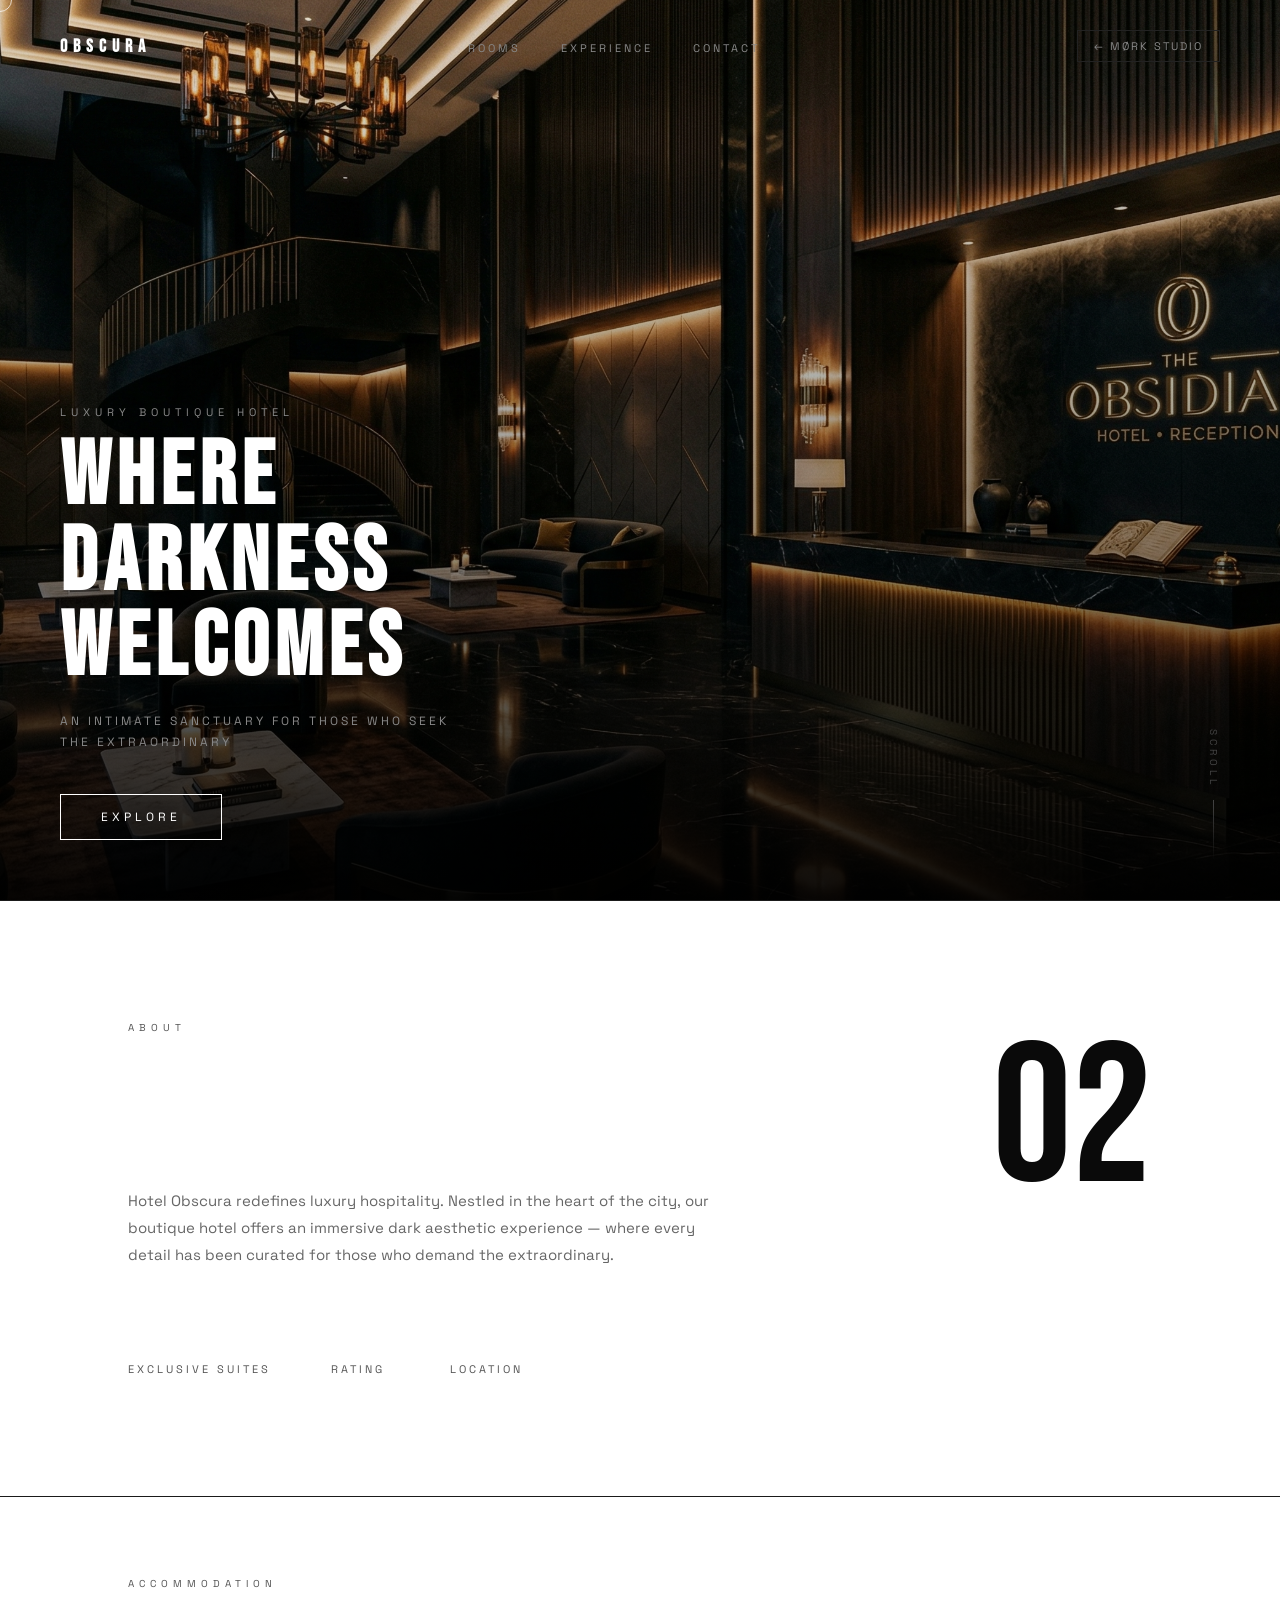
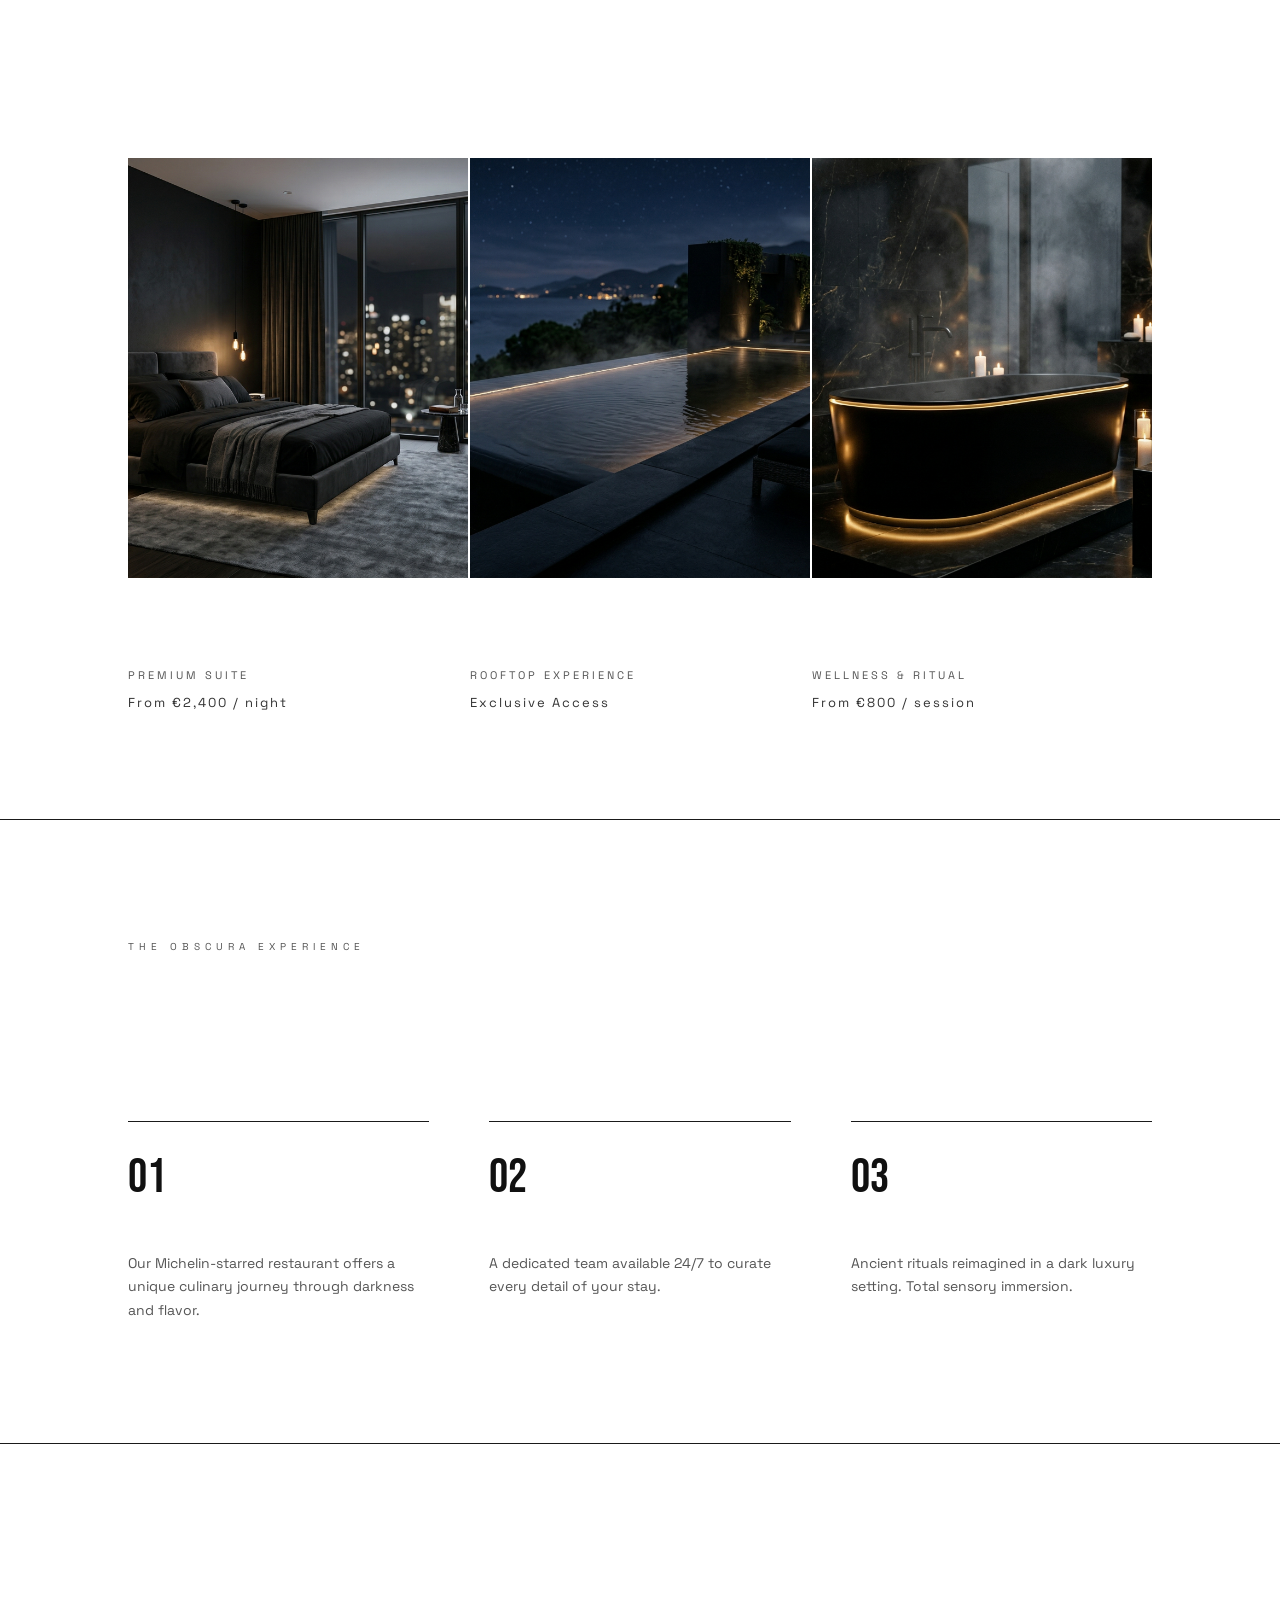
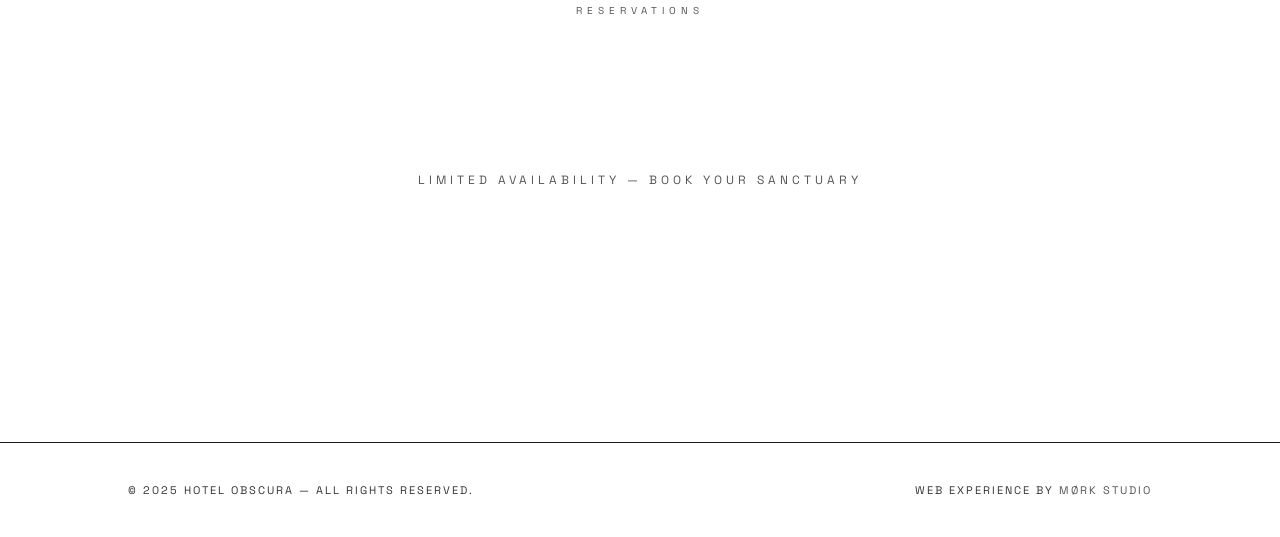
<file: hotel-obscura.html>
<!DOCTYPE html>
<html lang="en">
<head>
  <meta charset="UTF-8">
  <meta name="viewport" content="width=device-width, initial-scale=1.0">
  <title>Hotel Obscura — Luxury Boutique Hotel | MØRK Studio</title>
<meta name="description" content="Hotel Obscura — Where darkness welcomes. Un santuario boutique de lujo para quienes buscan lo extraordinario.">
<meta name="robots" content="index, follow">
<meta property="og:title" content="Hotel Obscura — Luxury Boutique Hotel | MØRK Studio">
<meta property="og:description" content="Hotel Obscura — Where darkness welcomes. Un santuario boutique de lujo para quienes buscan lo extraordinario.">
<meta property="og:url" content="https://mork-studio.com/hotel-obscura.html">
<meta property="og:type" content="website">
  <link href="https://fonts.googleapis.com/css2?family=Bebas+Neue&family=Space+Grotesk:wght@300;400;700&display=swap" rel="stylesheet">
  <link rel="stylesheet" href="hotel-obscura.css">
</head>
<body>
  <div class="page-transition"></div>

  <!-- NAV -->
  <nav class="ho-nav">
    <div class="ho-logo">OBSCURA</div>
    <ul class="ho-links">
      <li><a href="#rooms">Rooms</a></li>
      <li><a href="#experience">Experience</a></li>
      <li><a href="#contact">Contact</a></li>
    </ul>
    <a href="proyecto2.html" class="ho-back">← MØRK Studio</a>
  </nav>

  <!-- HERO -->
  <section class="ho-hero">
    <div class="ho-hero-bg" style="background-image: url('hotel-hero.jpg')"></div>
    <div class="ho-hero-overlay"></div>
    <div class="ho-hero-content">
      <span class="ho-hero-label">Luxury Boutique Hotel</span>
      <h1>WHERE<br>DARKNESS<br>WELCOMES</h1>
      <p>An intimate sanctuary for those who seek the extraordinary</p>
      <a href="#rooms" class="ho-btn">Explore</a>
    </div>
    <div class="ho-scroll-indicator">
      <span>Scroll</span>
      <div class="ho-scroll-line"></div>
    </div>
  </section>

  <!-- ABOUT -->
  <section class="ho-about">
    <div class="ho-about-content">
      <div class="ho-about-text">
        <span class="ho-label">About</span>
        <h2>A sanctuary beyond the ordinary</h2>
        <p>Hotel Obscura redefines luxury hospitality. Nestled in the heart of the city, our boutique hotel offers an immersive dark aesthetic experience — where every detail has been curated for those who demand the extraordinary.</p>
        <div class="ho-stats">
          <div class="ho-stat">
            <span class="ho-stat-num">24</span>
            <span class="ho-stat-label">Exclusive Suites</span>
          </div>
          <div class="ho-stat">
            <span class="ho-stat-num">5★</span>
            <span class="ho-stat-label">Rating</span>
          </div>
          <div class="ho-stat">
            <span class="ho-stat-num">01</span>
            <span class="ho-stat-label">Location</span>
          </div>
        </div>
      </div>
      <div class="ho-about-num">02</div>
    </div>
  </section>

  <!-- ROOMS -->
  <section class="ho-rooms" id="rooms">
    <div class="ho-section-header">
      <span class="ho-label">Accommodation</span>
      <h2>Our Suites</h2>
    </div>
    <div class="ho-rooms-grid">
      <div class="ho-room-card">
        <div class="ho-room-img" style="background-image: url('hotel-room.jpg')"></div>
        <div class="ho-room-info">
          <div class="ho-room-line"></div>
          <h3>NOIR SUITE</h3>
          <p>Premium Suite</p>
          <span class="ho-room-price">From €2,400 / night</span>
        </div>
      </div>
      <div class="ho-room-card">
        <div class="ho-room-img" style="background-image: url('hotel-pool.jpg')"></div>
        <div class="ho-room-info">
          <div class="ho-room-line"></div>
          <h3>OBSCURA POOL</h3>
          <p>Rooftop Experience</p>
          <span class="ho-room-price">Exclusive Access</span>
        </div>
      </div>
      <div class="ho-room-card">
        <div class="ho-room-img" style="background-image: url('hotel-spa.jpg')"></div>
        <div class="ho-room-info">
          <div class="ho-room-line"></div>
          <h3>DARK SPA</h3>
          <p>Wellness & Ritual</p>
          <span class="ho-room-price">From €800 / session</span>
        </div>
      </div>
    </div>
  </section>

  <!-- EXPERIENCE -->
  <section class="ho-experience" id="experience">
    <div class="ho-section-header">
      <span class="ho-label">The Obscura Experience</span>
      <h2>Beyond Hospitality</h2>
    </div>
    <div class="ho-features">
      <div class="ho-feature">
        <span class="ho-feature-num">01</span>
        <h3>Dark Gastronomy</h3>
        <p>Our Michelin-starred restaurant offers a unique culinary journey through darkness and flavor.</p>
      </div>
      <div class="ho-feature">
        <span class="ho-feature-num">02</span>
        <h3>Private Concierge</h3>
        <p>A dedicated team available 24/7 to curate every detail of your stay.</p>
      </div>
      <div class="ho-feature">
        <span class="ho-feature-num">03</span>
        <h3>Ritual Spa</h3>
        <p>Ancient rituals reimagined in a dark luxury setting. Total sensory immersion.</p>
      </div>
    </div>
  </section>

  <!-- CONTACT -->
  <section class="ho-contact" id="contact">
    <div class="ho-contact-content">
      <span class="ho-label">Reservations</span>
      <h2>Begin Your Stay</h2>
      <p>Limited availability — book your sanctuary</p>
      <a href="mailto:contact@hotelobscura.com" class="ho-btn">Reserve Now</a>
    </div>
  </section>

  <!-- FOOTER -->
  <footer class="ho-footer">
    <p>© 2025 Hotel Obscura — All rights reserved.</p>
    <p>Web experience by <a href="index.html">MØRK Studio</a></p>
  </footer>

  <script src="main.js"></script>
  <script src="hotel-obscura.js"></script>
  <script src="cursor.js"></script>
</body>
</html>
</file>
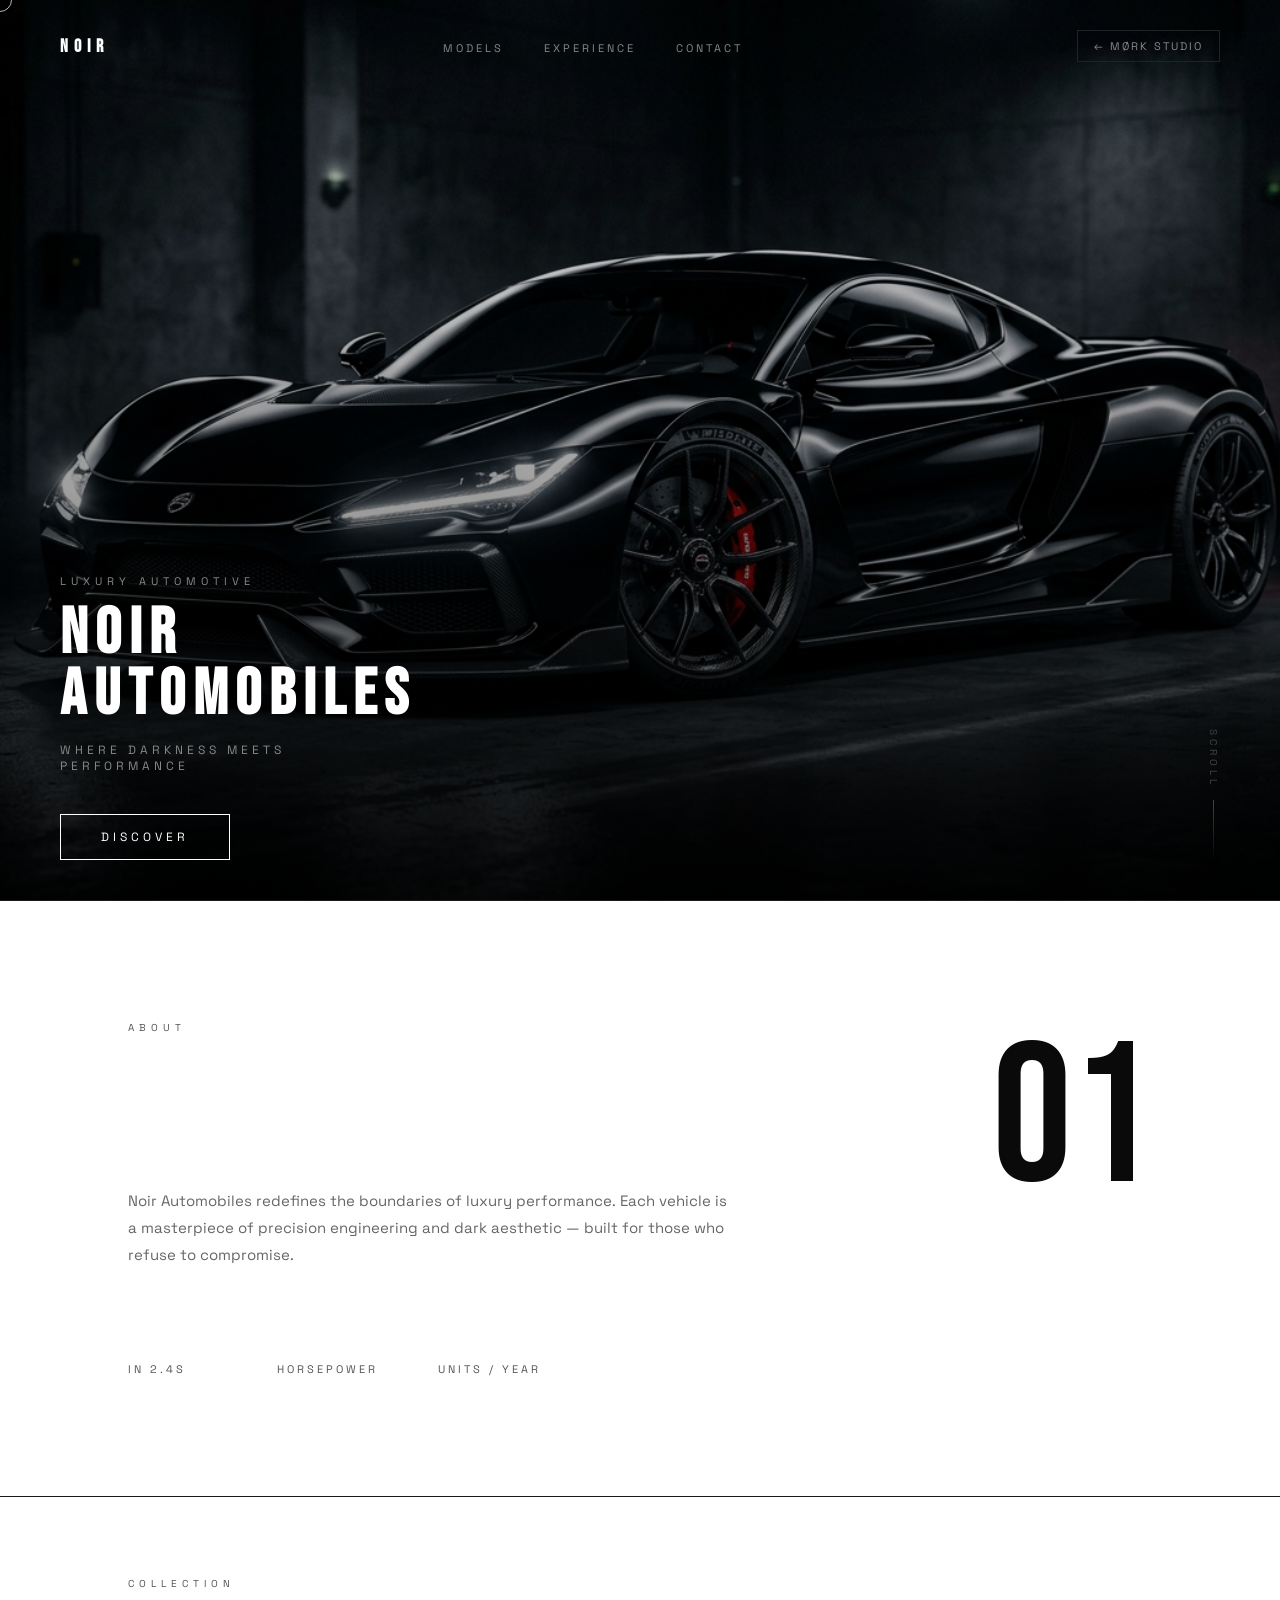
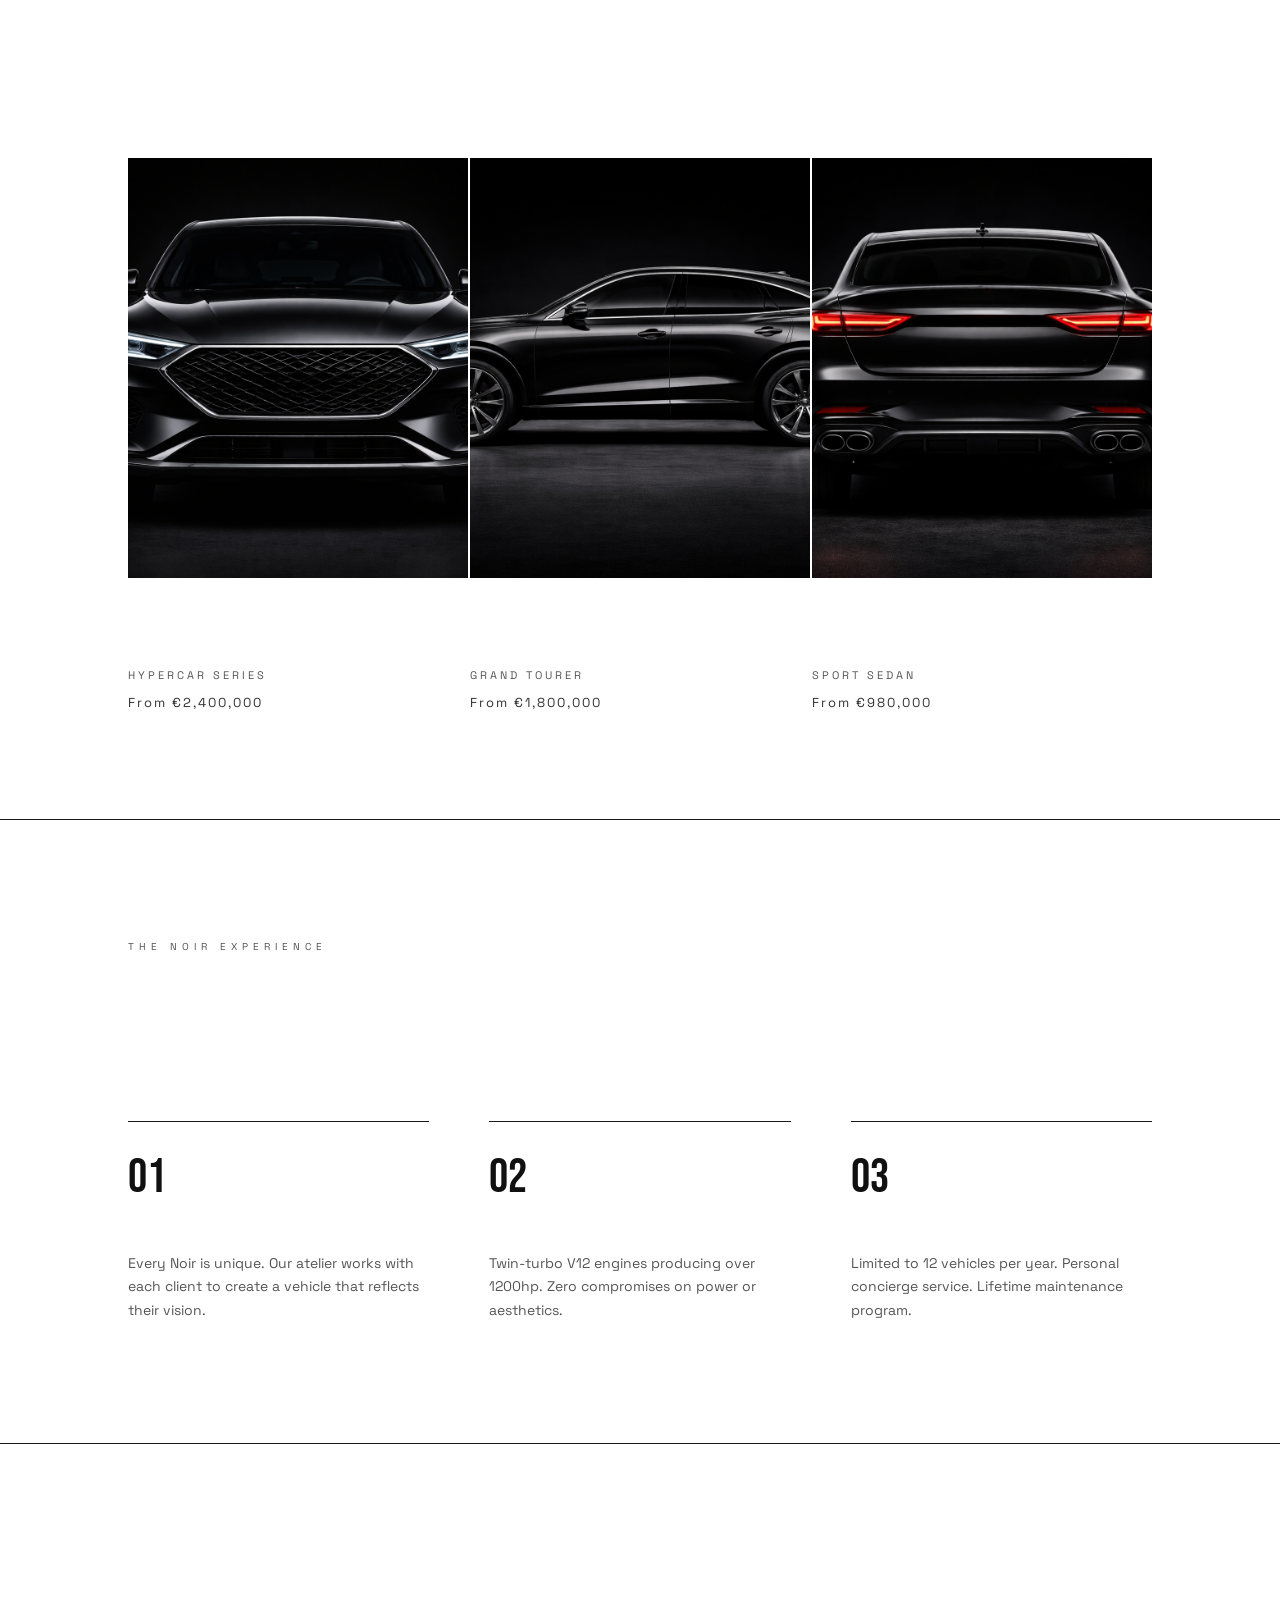
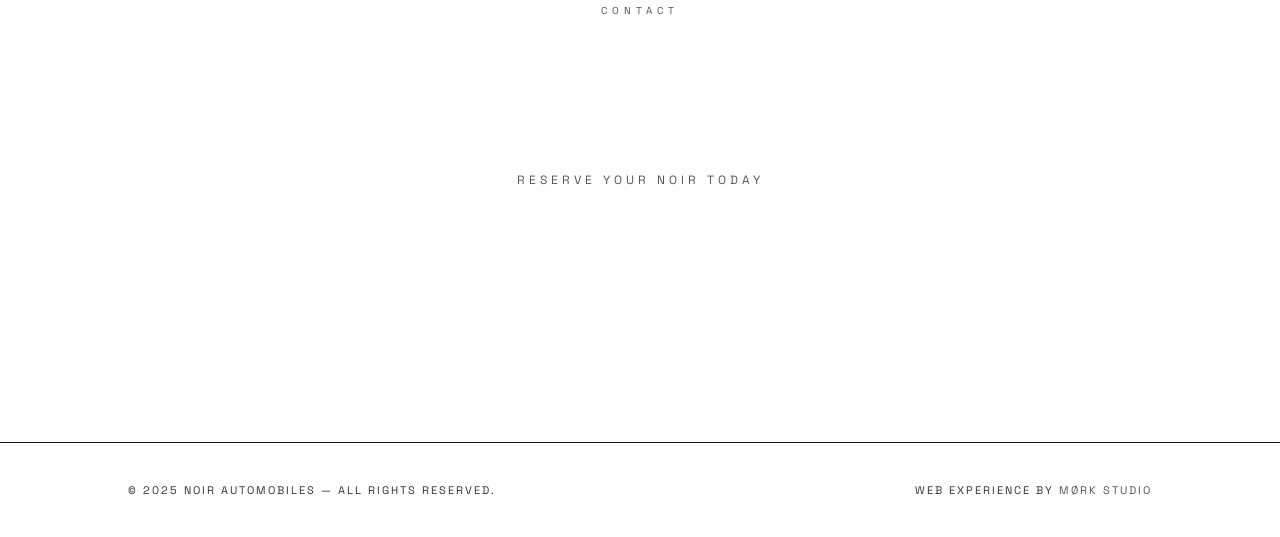
<file: noir-automobiles.html>
<!DOCTYPE html>
<html lang="en">
<head>
  <meta charset="UTF-8">
  <meta name="viewport" content="width=device-width, initial-scale=1.0">
  <title>Noir Automobiles — Luxury Automotive | MØRK Studio</title>
<meta name="description" content="Noir Automobiles — Where darkness meets performance. Hypercars de ultra lujo limitados a 12 unidades por año.">
<meta name="robots" content="index, follow">
<meta property="og:title" content="Noir Automobiles — Luxury Automotive | MØRK Studio">
<meta property="og:description" content="Noir Automobiles — Where darkness meets performance. Hypercars de ultra lujo limitados a 12 unidades por año.">
<meta property="og:url" content="https://mork-studio.com/noir-automobiles.html">
<meta property="og:type" content="website">
  <link href="https://fonts.googleapis.com/css2?family=Bebas+Neue&family=Space+Grotesk:wght@300;400;700&display=swap" rel="stylesheet">
  <link rel="stylesheet" href="noir-automobiles.css">
</head>
<body>
  <div class="page-transition"></div>

  <!-- NAV -->
  <nav class="na-nav">
    <div class="na-logo">NOIR</div>
    <ul class="na-links">
      <li><a href="#models">Models</a></li>
      <li><a href="#experience">Experience</a></li>
      <li><a href="#contact">Contact</a></li>
    </ul>
    <a href="proyecto.html" class="na-back">← MØRK Studio</a>
  </nav>

  <!-- HERO -->
  <section class="na-hero" id="home">
    <div class="na-hero-bg" style="background-image: url('noir-hero.jpg')"></div>
    <div class="na-hero-overlay"></div>
    <div class="na-hero-content">
      <span class="na-hero-label">Luxury Automotive</span>
      <h1>NOIR<br>AUTOMOBILES</h1>
      <p>Where darkness meets performance</p>
      <a href="#models" class="na-btn">Discover</a>
    </div>
    <div class="na-scroll-indicator">
      <span>Scroll</span>
      <div class="na-scroll-line"></div>
    </div>
  </section>

  <!-- ABOUT -->
  <section class="na-about">
    <div class="na-about-content">
      <div class="na-about-text">
        <span class="na-label">About</span>
        <h2>Engineered for those who demand the extraordinary</h2>
        <p>Noir Automobiles redefines the boundaries of luxury performance. Each vehicle is a masterpiece of precision engineering and dark aesthetic — built for those who refuse to compromise.</p>
        <div class="na-stats">
          <div class="na-stat">
            <span class="na-stat-num">0-100</span>
            <span class="na-stat-label">in 2.4s</span>
          </div>
          <div class="na-stat">
            <span class="na-stat-num">1200</span>
            <span class="na-stat-label">Horsepower</span>
          </div>
          <div class="na-stat">
            <span class="na-stat-num">12</span>
            <span class="na-stat-label">Units / Year</span>
          </div>
        </div>
      </div>
      <div class="na-about-num">01</div>
    </div>
  </section>

  <!-- MODELS -->
  <section class="na-models" id="models">
    <div class="na-section-header">
      <span class="na-label">Collection</span>
      <h2>Our Models</h2>
    </div>
    <div class="na-models-grid">
      <div class="na-model-card">
        <div class="na-model-img" style="background-image: url('noir-model1.jpg')"></div>
        <div class="na-model-info">
          <div class="na-model-line"></div>
          <h3>NOIR X1</h3>
          <p>Hypercar Series</p>
          <span class="na-model-price">From €2,400,000</span>
        </div>
      </div>
      <div class="na-model-card">
        <div class="na-model-img" style="background-image: url('noir-model2.jpg')"></div>
        <div class="na-model-info">
          <div class="na-model-line"></div>
          <h3>NOIR GT</h3>
          <p>Grand Tourer</p>
          <span class="na-model-price">From €1,800,000</span>
        </div>
      </div>
      <div class="na-model-card">
        <div class="na-model-img" style="background-image: url('noir-model3.jpg')"></div>
        <div class="na-model-info">
          <div class="na-model-line"></div>
          <h3>NOIR S</h3>
          <p>Sport Sedan</p>
          <span class="na-model-price">From €980,000</span>
        </div>
      </div>
    </div>
  </section>

  <!-- EXPERIENCE -->
  <section class="na-experience" id="experience">
    <div class="na-section-header">
      <span class="na-label">The Noir Experience</span>
      <h2>Beyond Performance</h2>
    </div>
    <div class="na-features">
      <div class="na-feature">
        <span class="na-feature-num">01</span>
        <h3>Bespoke Design</h3>
        <p>Every Noir is unique. Our atelier works with each client to create a vehicle that reflects their vision.</p>
      </div>
      <div class="na-feature">
        <span class="na-feature-num">02</span>
        <h3>Dark Performance</h3>
        <p>Twin-turbo V12 engines producing over 1200hp. Zero compromises on power or aesthetics.</p>
      </div>
      <div class="na-feature">
        <span class="na-feature-num">03</span>
        <h3>Exclusive Ownership</h3>
        <p>Limited to 12 vehicles per year. Personal concierge service. Lifetime maintenance program.</p>
      </div>
    </div>
  </section>

  <!-- CONTACT -->
  <section class="na-contact" id="contact">
    <div class="na-contact-content">
      <span class="na-label">Contact</span>
      <h2>Start Your Journey</h2>
      <p>Reserve your Noir today</p>
      <a href="mailto:contact@noirautomobiles.com" class="na-btn">Request Information</a>
    </div>
  </section>

  <!-- FOOTER -->
  <footer class="na-footer">
    <p>© 2025 Noir Automobiles — All rights reserved.</p>
    <p>Web experience by <a href="index.html">MØRK Studio</a></p>
  </footer>

  <script src="main.js"></script>
  <script src="noir-automobiles.js"></script>
  <script src="cursor.js"></script>
</body>
</html>
</file>
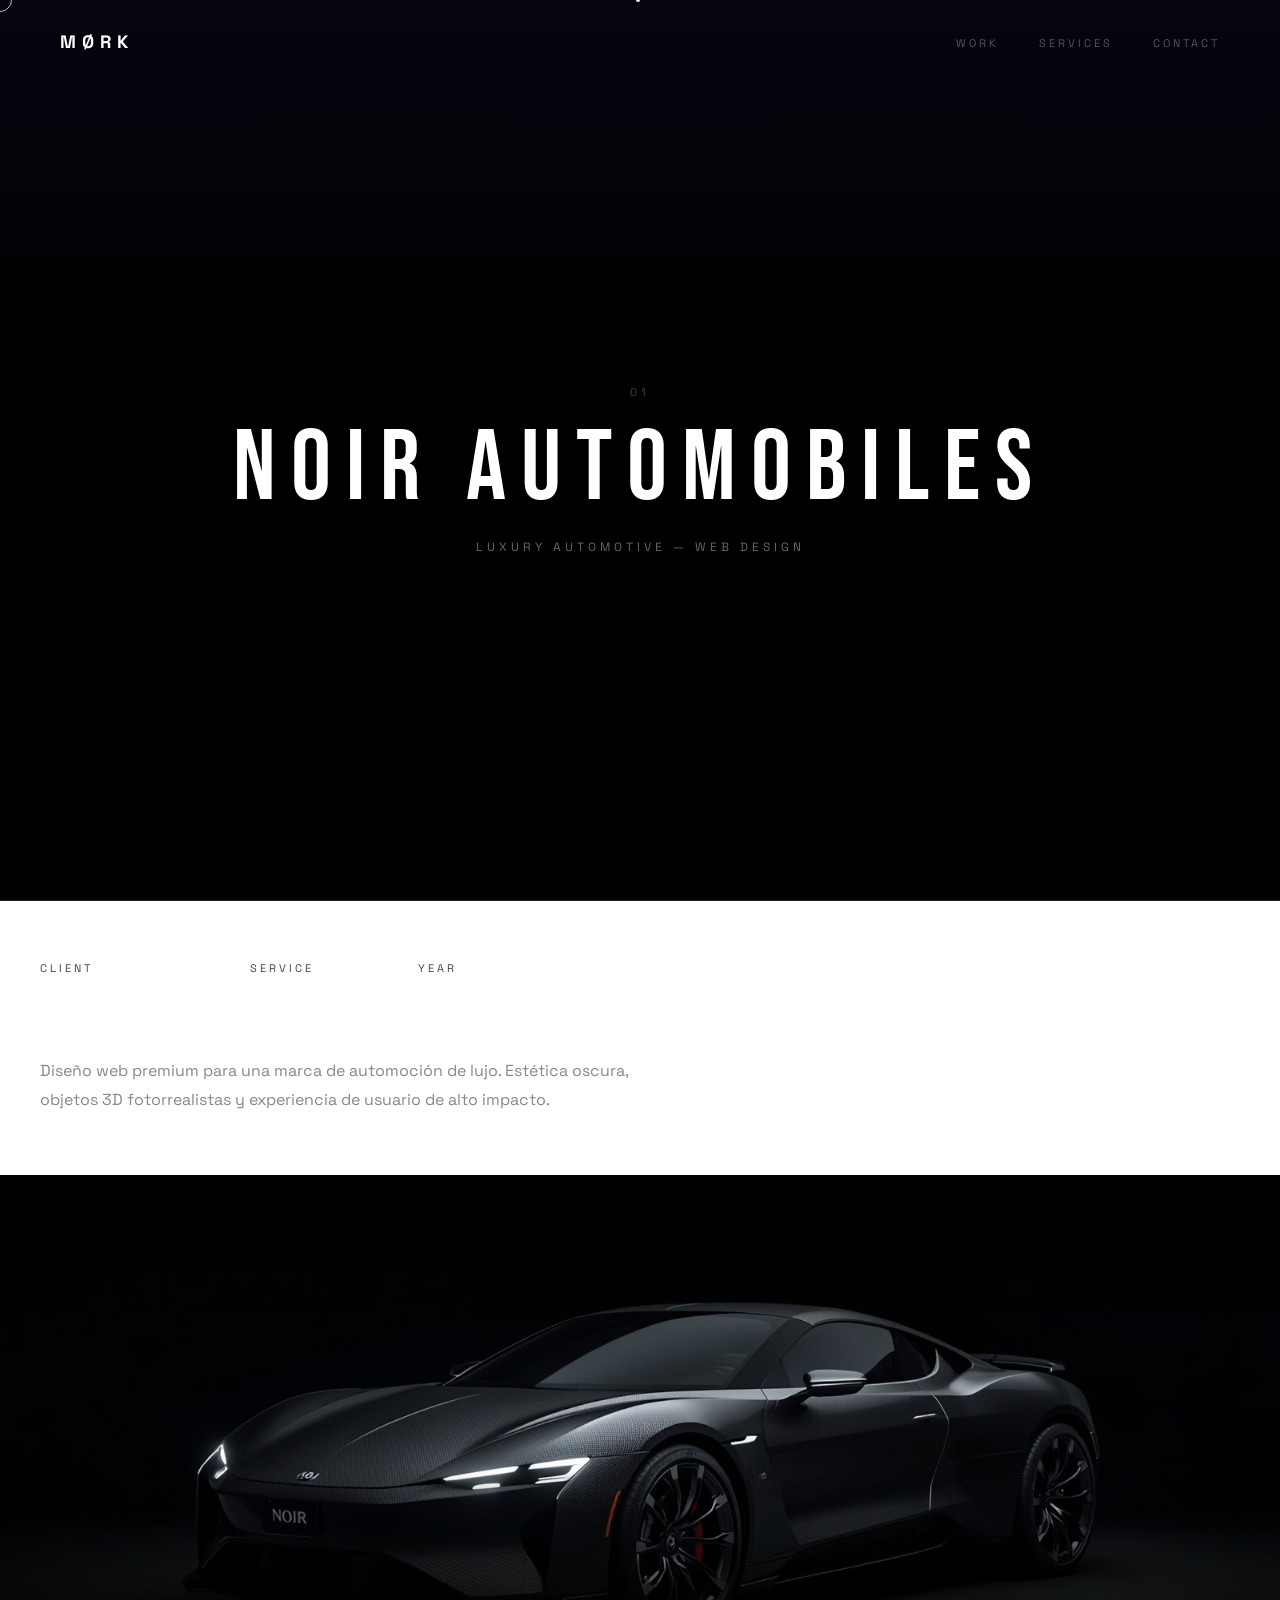
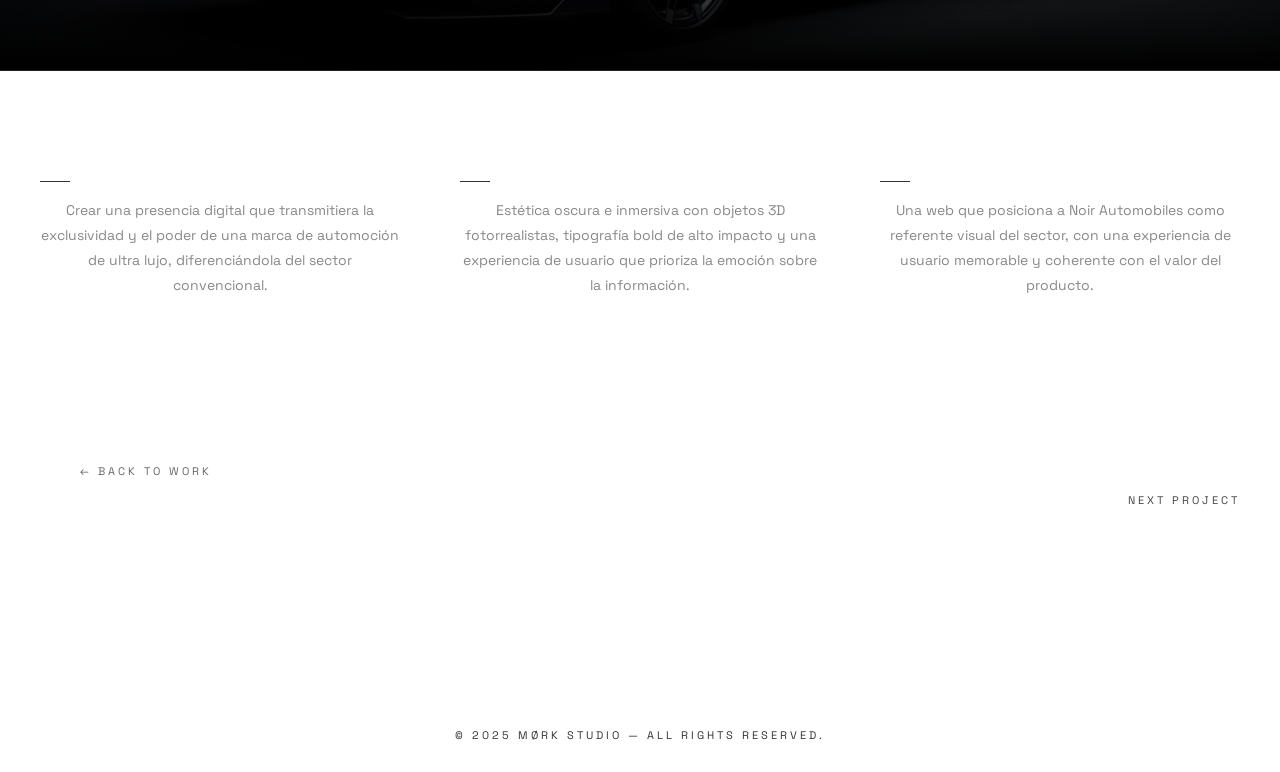
<file: proyecto.html>
<!DOCTYPE html>
<html lang="es">
<head>  
  <meta charset="UTF-8">
  <meta name="viewport" content="width=device-width, initial-scale=1.0">
  <link rel="icon" type="image/png" href="favicon.png">
 <title>Noir Automobiles — Luxury Automotive Web Design | MØRK Studio</title>
<meta name="description" content="Diseño web premium para Noir Automobiles. Estética oscura, objetos 3D fotorrealistas y experiencia de usuario de alto impacto para marcas de automoción de lujo.">
<meta name="robots" content="index, follow">
<meta property="og:title" content="Noir Automobiles — Luxury Automotive Web Design | MØRK Studio">
<meta property="og:description" content="Diseño web premium para Noir Automobiles. Estética oscura, objetos 3D fotorrealistas y experiencia de usuario de alto impacto para marcas de automoción de lujo.">
<meta property="og:url" content="https://mork-studio.com/proyecto.html">
<meta property="og:type" content="website">
  <link href="https://fonts.googleapis.com/css2?family=Bebas+Neue&family=Space+Grotesk:wght@400;700&display=swap" rel="stylesheet">
  <link rel="stylesheet" href="style.css">
  <link rel="stylesheet" href="proyecto.css">
</head>
<body>
  <div class="page-transition"></div>

  <!-- NAV -->
  <nav class="nav">
    <div class="nav-logo">MØRK</div>
    <ul class="nav-links">
      <li><a href="index.html#work">Work</a></li>
      <li><a href="index.html#servicios">Services</a></li>
      <li><a href="index.html#contacto">Contact</a></li>
    </ul>
  </nav>

  <!-- PROYECTO HERO -->
  <div class="proyecto-hero">
    <span class="proyecto-num">01</span>
    <h1>Noir Automobiles</h1>
    <p>Luxury Automotive — Web Design</p>
  </div>

  <!-- PROYECTO INFO -->
  <section class="proyecto-info">
    <div class="proyecto-meta">
      <div class="meta-item">
        <span class="meta-label">Client</span>
        <span class="meta-value">Noir Automobiles</span>
      </div>
      <div class="meta-item">
        <span class="meta-label">Service</span>
        <span class="meta-value">Web Design</span>
      </div>
      <div class="meta-item">
        <span class="meta-label">Year</span>
        <span class="meta-value">2025</span>
      </div>
    </div>
    <div class="proyecto-desc">
      <p>Diseño web premium para una marca de automoción de lujo. Estética oscura, objetos 3D fotorrealistas y experiencia de usuario de alto impacto.</p>
    </div>
  </section>

  <div class="proyecto-imagen">
    <img src="noir-automobiles.jpg" alt="Noir Automobiles">
  </div>

  <section class="proyecto-case">
    <div class="case-item">
      <span class="case-label">Challenge</span>
      <div class="case-line"></div>
      <p class="case-text">Crear una presencia digital que transmitiera la exclusividad y el poder de una marca de automoción de ultra lujo, diferenciándola del sector convencional.</p>
    </div>
    <div class="case-item">
      <span class="case-label">Approach</span>
      <div class="case-line"></div>
      <p class="case-text">Estética oscura e inmersiva con objetos 3D fotorrealistas, tipografía bold de alto impacto y una experiencia de usuario que prioriza la emoción sobre la información.</p>
    </div>
    <div class="case-item">
      <span class="case-label">Result</span>
      <div class="case-line"></div>
      <p class="case-text">Una web que posiciona a Noir Automobiles como referente visual del sector, con una experiencia de usuario memorable y coherente con el valor del producto.</p>
    </div>
  </section>

  <div class="proyecto-demo">
    <a href="noir-automobiles.html" class="btn-demo">Ver Demo →</a>
  </div>

  <div class="proyecto-nav">
    <a href="index.html#work" class="btn-volver">← Back to Work</a>
    <a href="proyecto2.html" class="btn-next">
      <span class="next-label">Next Project</span>
      <span class="next-title">Hotel Obscura →</span>
    </a>
  </div>

  <footer class="footer">
    <p>© 2025 MØRK Studio — All rights reserved.</p>
  </footer>

  <script src="main.js"></script>
  <script src="cursor.js"></script>
</body>
</html>
</file>
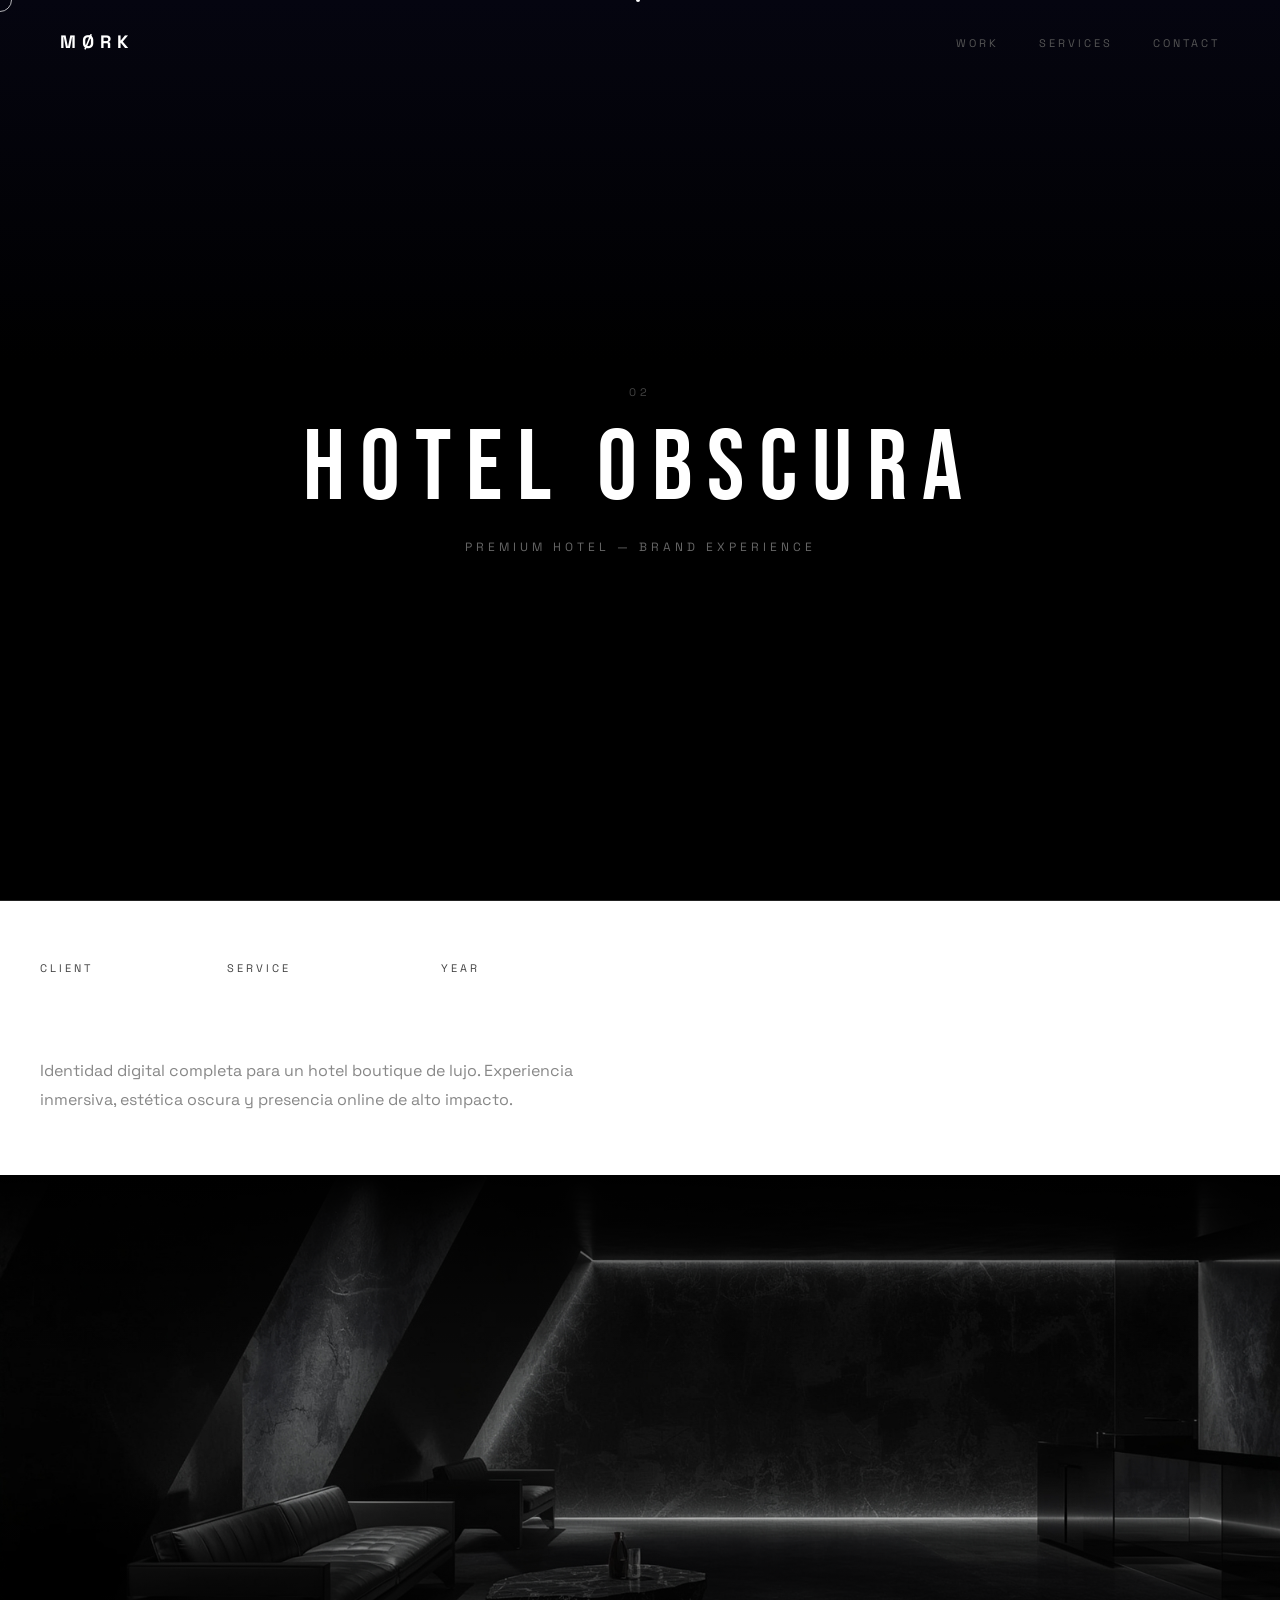
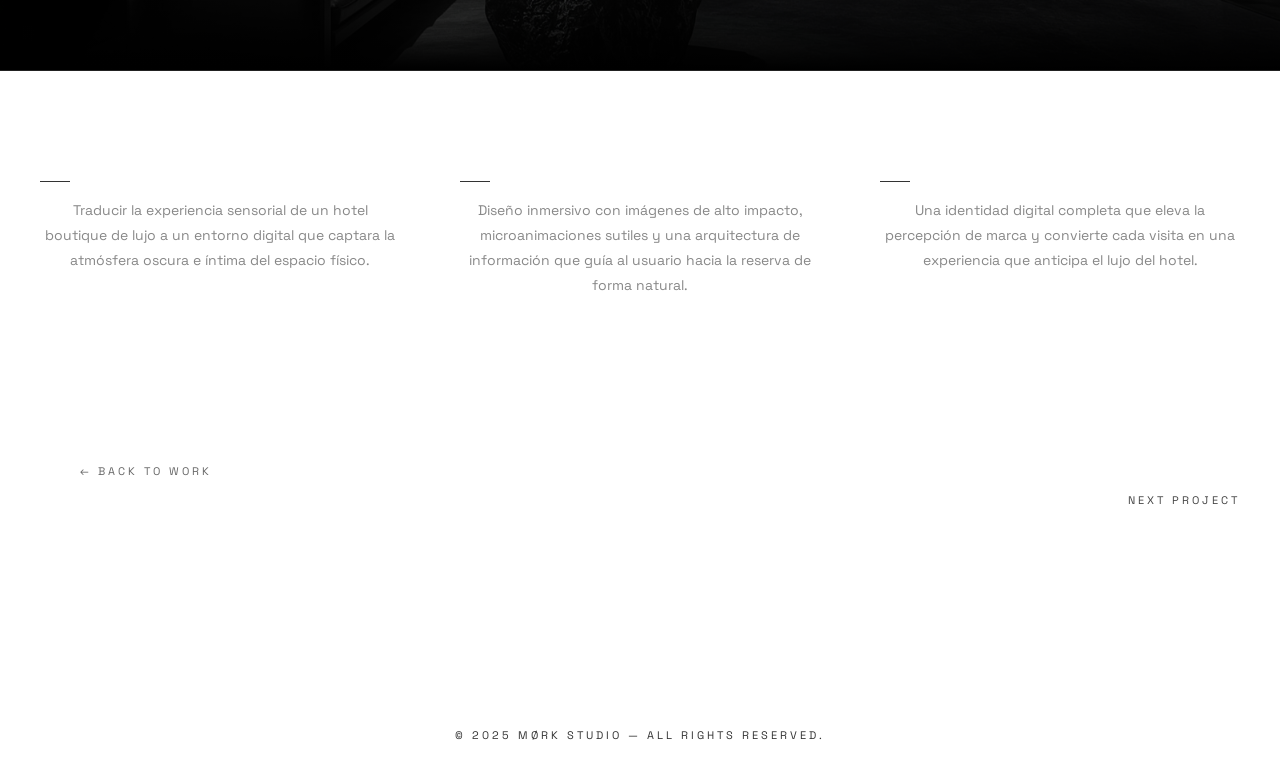
<file: proyecto2.html>
<!DOCTYPE html>
<html lang="es">
<head>
  <meta charset="UTF-8">
  <meta name="viewport" content="width=device-width, initial-scale=1.0">
  <link rel="icon" type="image/png" href="favicon.png">
  <title>Hotel Obscura — Premium Hotel Brand Experience | MØRK Studio</title>
<meta name="description" content="Identidad digital completa para Hotel Obscura. Experiencia inmersiva, estética oscura y presencia online de alto impacto para hoteles boutique de lujo.">
<meta name="robots" content="index, follow">
<meta property="og:title" content="Hotel Obscura — Premium Hotel Brand Experience | MØRK Studio">
<meta property="og:description" content="Identidad digital completa para Hotel Obscura. Experiencia inmersiva, estética oscura y presencia online de alto impacto para hoteles boutique de lujo.">
<meta property="og:url" content="https://mork-studio.com/proyecto2.html">
<meta property="og:type" content="website">
  <link href="https://fonts.googleapis.com/css2?family=Bebas+Neue&family=Space+Grotesk:wght@400;700&display=swap" rel="stylesheet">
  <link rel="stylesheet" href="style.css">
  <link rel="stylesheet" href="proyecto.css">
</head>
<body>
  <div class="page-transition"></div>

  <!-- NAV -->
  <nav class="nav">
    <div class="nav-logo">MØRK</div>
    <ul class="nav-links">
      <li><a href="index.html#work">Work</a></li>
      <li><a href="index.html#servicios">Services</a></li>
      <li><a href="index.html#contacto">Contact</a></li>
    </ul>
  </nav>

  <!-- PROYECTO HERO -->
  <div class="proyecto-hero">
    <span class="proyecto-num">02</span>
    <h1>Hotel Obscura</h1>
    <p>Premium Hotel — Brand Experience</p>
  </div>

  <!-- PROYECTO INFO -->
  <section class="proyecto-info">
    <div class="proyecto-meta">
      <div class="meta-item">
        <span class="meta-label">Client</span>
        <span class="meta-value">Hotel Obscura</span>
      </div>
      <div class="meta-item">
        <span class="meta-label">Service</span>
        <span class="meta-value">Brand Experience</span>
      </div>
      <div class="meta-item">
        <span class="meta-label">Year</span>
        <span class="meta-value">2025</span>
      </div>
    </div>
    <div class="proyecto-desc">
      <p>Identidad digital completa para un hotel boutique de lujo. Experiencia inmersiva, estética oscura y presencia online de alto impacto.</p>
    </div>
  </section>

  <div class="proyecto-imagen">
    <img src="hotel-noir.jpg" alt="Hotel Obscura">
  </div>

  <section class="proyecto-case">
    <div class="case-item">
      <span class="case-label">Challenge</span>
      <div class="case-line"></div>
      <p class="case-text">Traducir la experiencia sensorial de un hotel boutique de lujo a un entorno digital que captara la atmósfera oscura e íntima del espacio físico.</p>
    </div>
    <div class="case-item">
      <span class="case-label">Approach</span>
      <div class="case-line"></div>
      <p class="case-text">Diseño inmersivo con imágenes de alto impacto, microanimaciones sutiles y una arquitectura de información que guía al usuario hacia la reserva de forma natural.</p>
    </div>
    <div class="case-item">
      <span class="case-label">Result</span>
      <div class="case-line"></div>
      <p class="case-text">Una identidad digital completa que eleva la percepción de marca y convierte cada visita en una experiencia que anticipa el lujo del hotel.</p>
    </div>
  </section>

  <div class="proyecto-demo">
    <a href="hotel-obscura.html" class="btn-demo">Ver Demo →</a>
  </div>

  <div class="proyecto-nav">
    <a href="index.html#work" class="btn-volver">← Back to Work</a>
    <a href="proyecto3.html" class="btn-next">
      <span class="next-label">Next Project</span>
      <span class="next-title">Maison Noire →</span>
    </a>
  </div>

  <footer class="footer">
    <p>© 2025 MØRK Studio — All rights reserved.</p>
  </footer>

  <script src="main.js"></script>
  <script src="cursor.js"></script>
</body>
</html>
</file>
<file: hotel-obscura.css>
/* ============================================
   HOTEL OBSCURA — CSS
   ============================================ */
* {
  margin: 0;
  padding: 0;
  box-sizing: border-box;
  cursor: none !important;
}

body {
  background: linear-gradient(180deg, #050510 0%, #000000 40%);
  background-attachment: fixed;
  color: #ffffff;
  font-family: 'Space Grotesk', sans-serif;
  overflow-x: hidden;
}

/* PAGE TRANSITION */
.page-transition {
  position: fixed;
  top: 0;
  left: 0;
  width: 100%;
  height: 100%;
  background: #000000;
  z-index: 99998;
  opacity: 0;
  pointer-events: none;
  transition: opacity 0.4s ease;
}

.page-transition.active {
  opacity: 1;
  pointer-events: all;
}

/* NAV */
.ho-nav {
  position: fixed;
  top: 0;
  left: 0;
  width: 100%;
  padding: 30px 60px;
  display: flex;
  align-items: center;
  justify-content: space-between;
  z-index: 1000;
  transition: all 0.3s ease;
}

.ho-logo {
  font-family: 'Bebas Neue', sans-serif;
  font-size: 18px;
  letter-spacing: 6px;
  color: #ffffff;
  font-weight: 900;
}

.ho-links {
  display: flex;
  gap: 40px;
  list-style: none;
}

.ho-links a {
  color: #888888;
  text-decoration: none;
  font-size: 11px;
  letter-spacing: 3px;
  text-transform: uppercase;
  transition: color 0.3s ease, text-shadow 0.3s ease;
}

.ho-links a:hover {
  color: #ffffff;
  text-shadow: 0 0 20px rgba(255, 255, 255, 0.4);
}

.ho-back {
  font-size: 11px;
  letter-spacing: 2px;
  color: #888888;
  text-decoration: none;
  text-transform: uppercase;
  transition: color 0.3s ease, text-shadow 0.3s ease;
  border: 1px solid #222222;
  padding: 8px 16px;
}

.ho-back:hover {
  color: #ffffff;
  border-color: #555555;
  text-shadow: 0 0 15px rgba(255, 255, 255, 0.3);
}

/* HERO */
.ho-hero {
  position: relative;
  height: 100vh;
  display: flex;
  align-items: flex-end;
  justify-content: flex-start;
  overflow: hidden;
}

.ho-hero-bg {
  position: absolute;
  inset: 0;
  background-size: cover;
  background-position: center;
  transform: scale(1.05);
  transition: transform 8s ease;
}

.ho-hero-bg.loaded {
  transform: scale(1);
}

.ho-hero-overlay {
  position: absolute;
  inset: 0;
  background: linear-gradient(
    to top,
    rgba(0,0,0,0.95) 0%,
    rgba(0,0,0,0.4) 40%,
    rgba(0,0,0,0.1) 100%
  );
}

.ho-hero-content {
  position: relative;
  z-index: 2;
  padding: 0 60px 60px 60px;
  max-width: 600px;
}

.ho-hero-label {
  display: block;
  font-size: 11px;
  letter-spacing: 5px;
  color: #888888;
  text-transform: uppercase;
  margin-bottom: 16px;
}

.ho-hero-content h1 {
  font-family: 'Bebas Neue', sans-serif;
  font-size: clamp(50px, 7vw, 90px);
  line-height: 0.95;
  letter-spacing: 6px;
  color: #ffffff;
  margin-bottom: 20px;
}

.ho-hero-content p {
  font-size: 12px;
  letter-spacing: 3px;
  color: #888888;
  text-transform: uppercase;
  margin-bottom: 40px;
  max-width: 400px;
  line-height: 1.8;
}

.ho-btn {
  display: inline-block;
  padding: 14px 40px;
  border: 1px solid #ffffff;
  color: #ffffff;
  text-decoration: none;
  font-family: 'Space Grotesk', sans-serif;
  font-size: 12px;
  letter-spacing: 4px;
  text-transform: uppercase;
  transition: all 0.3s ease;
}

.ho-btn:hover {
  background: #ffffff;
  color: #000000;
}

.ho-scroll-indicator {
  position: absolute;
  bottom: 40px;
  right: 60px;
  display: flex;
  flex-direction: column;
  align-items: center;
  gap: 12px;
  z-index: 2;
}

.ho-scroll-indicator span {
  font-size: 10px;
  letter-spacing: 4px;
  color: #444444;
  text-transform: uppercase;
  writing-mode: vertical-rl;
}

.ho-scroll-line {
  width: 1px;
  height: 60px;
  background: linear-gradient(to bottom, #444444, transparent);
  animation: scrollLine 2s ease infinite;
}

@keyframes scrollLine {
  0% { transform: scaleY(0); transform-origin: top; }
  50% { transform: scaleY(1); transform-origin: top; }
  51% { transform: scaleY(1); transform-origin: bottom; }
  100% { transform: scaleY(0); transform-origin: bottom; }
}

/* LABEL */
.ho-label {
  display: block;
  font-size: 10px;
  letter-spacing: 5px;
  color: #555555;
  text-transform: uppercase;
  margin-bottom: 16px;
}

/* ABOUT */
.ho-about {
  padding: 120px 10%;
  border-top: 1px solid #1a1a1a;
}

.ho-about-content {
  display: flex;
  justify-content: space-between;
  align-items: flex-start;
  gap: 60px;
}

.ho-about-text {
  max-width: 600px;
}

.ho-about-text h2 {
  font-family: 'Bebas Neue', sans-serif;
  font-size: clamp(36px, 4vw, 56px);
  letter-spacing: 3px;
  line-height: 1.1;
  margin-bottom: 24px;
  color: #ffffff;
}

.ho-about-text p {
  font-size: 15px;
  line-height: 1.8;
  color: #666666;
  margin-bottom: 48px;
}

.ho-stats {
  display: flex;
  gap: 60px;
}

.ho-stat {
  display: flex;
  flex-direction: column;
  gap: 4px;
}

.ho-stat-num {
  font-family: 'Bebas Neue', sans-serif;
  font-size: 42px;
  letter-spacing: 2px;
  color: #ffffff;
  line-height: 1;
}

.ho-stat-label {
  font-size: 11px;
  letter-spacing: 3px;
  color: #555555;
  text-transform: uppercase;
}

.ho-about-num {
  font-family: 'Bebas Neue', sans-serif;
  font-size: 200px;
  color: #0a0a0a;
  line-height: 1;
  flex-shrink: 0;
  user-select: none;
}

/* ROOMS */
.ho-rooms {
  padding: 80px 10%;
  border-top: 1px solid #1a1a1a;
}

.ho-section-header {
  margin-bottom: 60px;
}

.ho-section-header h2 {
  font-family: 'Bebas Neue', sans-serif;
  font-size: clamp(48px, 6vw, 80px);
  letter-spacing: 4px;
  color: #ffffff;
}

.ho-rooms-grid {
  display: grid;
  grid-template-columns: repeat(3, 1fr);
  gap: 2px;
}

.ho-room-card {
  position: relative;
  overflow: hidden;
}

.ho-room-img {
  height: 420px;
  background-size: cover;
  background-position: center;
  transition: transform 0.6s ease;
}

.ho-room-card:hover .ho-room-img {
  transform: scale(1.05);
}

.ho-room-info {
  padding: 28px 0;
}

.ho-room-line {
  width: 0%;
  height: 1px;
  background: #ffffff;
  margin-bottom: 16px;
  transition: width 0.4s ease;
}

.ho-room-card:hover .ho-room-line {
  width: 100%;
}

.ho-room-info h3 {
  font-family: 'Bebas Neue', sans-serif;
  font-size: 32px;
  letter-spacing: 4px;
  color: #ffffff;
  transition: transform 0.3s ease;
}

.ho-room-card:hover .ho-room-info h3 {
  transform: translateY(-4px);
}

.ho-room-info p {
  font-size: 11px;
  letter-spacing: 3px;
  color: #555555;
  text-transform: uppercase;
  margin-top: 6px;
}

.ho-room-price {
  display: block;
  font-size: 13px;
  letter-spacing: 2px;
  color: #333333;
  margin-top: 12px;
  transition: color 0.4s ease;
}

.ho-room-card:hover .ho-room-price {
  color: #ffffff;
}

/* EXPERIENCE */
.ho-experience {
  padding: 120px 10%;
  border-top: 1px solid #1a1a1a;
}

.ho-features {
  display: grid;
  grid-template-columns: repeat(3, 1fr);
  gap: 60px;
  margin-top: 60px;
}

.ho-feature {
  border-top: 1px solid #1a1a1a;
  padding-top: 32px;
  transition: border-color 0.3s ease;
}

.ho-feature:hover {
  border-color: #333333;
}

.ho-feature-num {
  display: block;
  font-family: 'Bebas Neue', sans-serif;
  font-size: 48px;
  color: #111111;
  line-height: 1;
  margin-bottom: 16px;
  transition: color 0.3s ease;
}

.ho-feature:hover .ho-feature-num {
  color: #222222;
}

.ho-feature h3 {
  font-size: 14px;
  letter-spacing: 3px;
  text-transform: uppercase;
  color: #ffffff;
  margin-bottom: 16px;
}

.ho-feature p {
  font-size: 14px;
  line-height: 1.7;
  color: #555555;
}

/* CONTACT */
.ho-contact {
  padding: 160px 10%;
  border-top: 1px solid #1a1a1a;
  text-align: center;
}

.ho-contact-content h2 {
  font-family: 'Bebas Neue', sans-serif;
  font-size: clamp(60px, 8vw, 120px);
  letter-spacing: 6px;
  color: #ffffff;
  margin-bottom: 16px;
}

.ho-contact-content p {
  font-size: 12px;
  letter-spacing: 4px;
  color: #555555;
  text-transform: uppercase;
  margin-bottom: 48px;
}

/* FOOTER */
.ho-footer {
  padding: 40px 10%;
  border-top: 1px solid #1a1a1a;
  display: flex;
  justify-content: space-between;
  align-items: center;
}

.ho-footer p {
  font-size: 11px;
  letter-spacing: 2px;
  color: #333333;
  text-transform: uppercase;
}

.ho-footer a {
  color: #555555;
  text-decoration: none;
  transition: color 0.3s ease;
}

.ho-footer a:hover {
  color: #ffffff;
}

/* SCROLL ANIMATIONS */
.ho-fade {
  opacity: 0;
  transform: translateY(40px);
  transition: opacity 0.8s ease, transform 0.8s ease;
}

.ho-fade.visible {
  opacity: 1;
  transform: translateY(0);
}

/* RESPONSIVE */
@media (max-width: 768px) {
  .ho-nav { padding: 20px 24px; }
  .ho-links { display: none; }
  .ho-hero-content { padding: 0 24px 60px 24px; }
  .ho-about { padding: 80px 24px; }
  .ho-about-content { flex-direction: column; }
  .ho-about-num { display: none; }
  .ho-stats { gap: 30px; }
  .ho-rooms { padding: 80px 24px; }
  .ho-rooms-grid { grid-template-columns: 1fr; }
  .ho-features { grid-template-columns: 1fr; gap: 40px; }
  .ho-experience { padding: 80px 24px; }
  .ho-contact { padding: 100px 24px; }
  .ho-footer { flex-direction: column; gap: 12px; text-align: center; }
}
</file>
<file: noir-automobiles.css>
/* ============================================
   NOIR AUTOMOBILES — CSS
   ============================================ */
* {
  margin: 0;
  padding: 0;
  box-sizing: border-box;
  cursor: none !important;
}

/* PAGE TRANSITION */
.page-transition {
  position: fixed;
  top: 0;
  left: 0;
  width: 100%;
  height: 100%;
  background: #000000;
  z-index: 99998;
  opacity: 0;
  pointer-events: none;
  transition: opacity 0.4s ease;
}

.page-transition.active {
  opacity: 1;
  pointer-events: all;
}
body {
  background: linear-gradient(180deg, #050510 0%, #000000 40%);
  background-attachment: fixed;
  color: #ffffff;
  font-family: 'Space Grotesk', sans-serif;
  overflow-x: hidden;
}

/* NAV */
.na-nav {
  position: fixed;
  top: 0;
  left: 0;
  width: 100%;
  padding: 30px 60px;
  display: flex;
  align-items: center;
  justify-content: space-between;
  z-index: 1000;
  transition: all 0.3s ease;
}

.na-logo {
  font-family: 'Bebas Neue', sans-serif;
  font-size: 18px;
  letter-spacing: 6px;
  color: #ffffff;
  font-weight: 900;
}

.na-links {
  display: flex;
  gap: 40px;
  list-style: none;
}

.na-links a {
  color: #888888;
  text-decoration: none;
  font-size: 11px;
  letter-spacing: 3px;
  text-transform: uppercase;
  transition: color 0.3s ease, text-shadow 0.3s ease;
}

.na-links a:hover {
  color: #ffffff;
  text-shadow: 0 0 20px rgba(255, 255, 255, 0.4);
}

.na-links a:hover {
  color: #ffffff;
}

.na-back {
  font-size: 11px;
  letter-spacing: 2px;
  color: #888888;
  text-decoration: none;
  text-transform: uppercase;
  transition: color 0.3s ease, text-shadow 0.3s ease;
  border: 1px solid #222222;
  padding: 8px 16px;
}

.na-back:hover {
  color: #ffffff;
  border-color: #555555;
  text-shadow: 0 0 15px rgba(255, 255, 255, 0.3);
}

.na-back:hover {
  color: #ffffff;
}

/* HERO */
.na-hero {
  position: relative;
  height: 100vh;
  display: flex;
  align-items: flex-end;
  justify-content: flex-start;
  overflow: hidden;
}

.na-hero-bg {
  position: absolute;
  inset: 0;
  background-size: cover;
  background-position: center;
  transform: scale(1.05);
  transition: transform 8s ease;
}

.na-hero-bg.loaded {
  transform: scale(1);
}

.na-hero-overlay {
  position: absolute;
  inset: 0;
  background: linear-gradient(
    to top,
    rgba(0,0,0,0.95) 0%,
    rgba(0,0,0,0.4) 40%,
    rgba(0,0,0,0.1) 100%
  );
}

.na-hero-content {
  position: relative;
  z-index: 2;
  padding: 0 60px 40px 60px;
  max-width: 480px;
}

.na-hero-content h1 {
  font-family: 'Bebas Neue', sans-serif;
  font-size: clamp(40px, 5vw, 70px);
  line-height: 0.95;
  letter-spacing: 8px;
  color: #ffffff;
  margin-bottom: 16px;
}

.na-hero-label {
  display: block;
  font-size: 11px;
  letter-spacing: 5px;
  color: #888888;
  text-transform: uppercase;
  margin-bottom: 16px;
}

.na-hero-content p {
  font-size: 12px;
  letter-spacing: 4px;
  color: #888888;
  text-transform: uppercase;
  margin-bottom: 40px;
}

.na-btn {
  display: inline-block;
  padding: 14px 40px;
  border: 1px solid #ffffff;
  color: #ffffff;
  text-decoration: none;
  font-family: 'Space Grotesk', sans-serif;
  font-size: 12px;
  letter-spacing: 4px;
  text-transform: uppercase;
  transition: all 0.3s ease;
}

.na-btn:hover {
  background: #ffffff;
  color: #000000;
}

.na-scroll-indicator {
  position: absolute;
  bottom: 40px;
  right: 60px;
  display: flex;
  flex-direction: column;
  align-items: center;
  gap: 12px;
  z-index: 2;
}

.na-scroll-indicator span {
  font-size: 10px;
  letter-spacing: 4px;
  color: #444444;
  text-transform: uppercase;
  writing-mode: vertical-rl;
}

.na-scroll-line {
  width: 1px;
  height: 60px;
  background: linear-gradient(to bottom, #444444, transparent);
  animation: scrollLine 2s ease infinite;
}

@keyframes scrollLine {
  0% { transform: scaleY(0); transform-origin: top; }
  50% { transform: scaleY(1); transform-origin: top; }
  51% { transform: scaleY(1); transform-origin: bottom; }
  100% { transform: scaleY(0); transform-origin: bottom; }
}

/* LABEL */
.na-label {
  display: block;
  font-size: 10px;
  letter-spacing: 5px;
  color: #555555;
  text-transform: uppercase;
  margin-bottom: 16px;
}

/* SECTION LABEL */
.na-section-divider {
  display: flex;
  align-items: center;
  gap: 20px;
  width: 100%;
  padding: 0 10%;
  margin-top: 120px;
  margin-bottom: 0;
}

.na-section-divider span {
  font-size: 14px;
  letter-spacing: 4px;
  text-transform: uppercase;
  color: #ffffff;
  white-space: nowrap;
}

.na-section-divider-line {
  flex: 1;
  height: 1px;
  background-color: #1a1a1a;
}

/* ABOUT */
.na-about {
  padding: 120px 10%;
  border-top: 1px solid #1a1a1a;
}

.na-about-content {
  display: flex;
  justify-content: space-between;
  align-items: flex-start;
  gap: 60px;
}

.na-about-text {
  max-width: 600px;
}

.na-about-text h2 {
  font-family: 'Bebas Neue', sans-serif;
  font-size: clamp(36px, 4vw, 56px);
  letter-spacing: 3px;
  line-height: 1.1;
  margin-bottom: 24px;
  color: #ffffff;
}

.na-about-text p {
  font-size: 15px;
  line-height: 1.8;
  color: #666666;
  margin-bottom: 48px;
}

.na-stats {
  display: flex;
  gap: 60px;
}

.na-stat {
  display: flex;
  flex-direction: column;
  gap: 4px;
}

.na-stat-num {
  font-family: 'Bebas Neue', sans-serif;
  font-size: 42px;
  letter-spacing: 2px;
  color: #ffffff;
  line-height: 1;
}

.na-stat-label {
  font-size: 11px;
  letter-spacing: 3px;
  color: #555555;
  text-transform: uppercase;
}

.na-about-num {
  font-family: 'Bebas Neue', sans-serif;
  font-size: 200px;
  color: #0a0a0a;
  line-height: 1;
  flex-shrink: 0;
  user-select: none;
}

/* MODELS */
.na-models {
  padding: 80px 10%;
  border-top: 1px solid #1a1a1a;
}

.na-section-header {
  margin-bottom: 60px;
}

.na-section-header h2 {
  font-family: 'Bebas Neue', sans-serif;
  font-size: clamp(48px, 6vw, 80px);
  letter-spacing: 4px;
  color: #ffffff;
}

.na-models-grid {
  display: grid;
  grid-template-columns: repeat(3, 1fr);
  gap: 2px;
}

.na-model-card {
  position: relative;
  overflow: hidden;
}

.na-model-img {
  height: 420px;
  background-size: cover;
  background-position: center;
  transition: transform 0.6s ease;
}

.na-model-card:hover .na-model-img {
  transform: scale(1.05);
}

.na-model-info {
  padding: 28px 0;
  background: transparent;
}

.na-model-line {
  width: 0%;
  height: 1px;
  background: #ffffff;
  margin-bottom: 16px;
  transition: width 0.4s ease;
}

.na-model-card:hover .na-model-line {
  width: 100%;
}

.na-model-info h3 {
  font-family: 'Bebas Neue', sans-serif;
  font-size: 32px;
  letter-spacing: 4px;
  color: #ffffff;
  transition: transform 0.3s ease;
}

.na-model-card:hover .na-model-info h3 {
  transform: translateY(-4px);
}

.na-model-info p {
  font-size: 11px;
  letter-spacing: 3px;
  color: #555555;
  text-transform: uppercase;
  margin-top: 6px;
}

.na-model-price {
  display: block;
  font-size: 13px;
  letter-spacing: 2px;
  color: #333333;
  margin-top: 12px;
  transition: color 0.4s ease;
}

.na-model-card:hover .na-model-price {
  color: #ffffff;
}

/* EXPERIENCE */
.na-experience {
  padding: 120px 10%;
  border-top: 1px solid #1a1a1a;
}

.na-features {
  display: grid;
  grid-template-columns: repeat(3, 1fr);
  gap: 60px;
  margin-top: 60px;
}

.na-feature {
  border-top: 1px solid #1a1a1a;
  padding-top: 32px;
  transition: border-color 0.3s ease;
}

.na-feature:hover {
  border-color: #333333;
}

.na-feature-num {
  display: block;
  font-family: 'Bebas Neue', sans-serif;
  font-size: 48px;
  color: #111111;
  line-height: 1;
  margin-bottom: 16px;
  transition: color 0.3s ease;
}

.na-feature:hover .na-feature-num {
  color: #222222;
}

.na-feature h3 {
  font-size: 14px;
  letter-spacing: 3px;
  text-transform: uppercase;
  color: #ffffff;
  margin-bottom: 16px;
}

.na-feature p {
  font-size: 14px;
  line-height: 1.7;
  color: #555555;
}

/* CONTACT */
.na-contact {
  padding: 160px 10%;
  border-top: 1px solid #1a1a1a;
  text-align: center;
}

.na-contact-content h2 {
  font-family: 'Bebas Neue', sans-serif;
  font-size: clamp(60px, 8vw, 120px);
  letter-spacing: 6px;
  color: #ffffff;
  margin-bottom: 16px;
}

.na-contact-content p {
  font-size: 12px;
  letter-spacing: 4px;
  color: #555555;
  text-transform: uppercase;
  margin-bottom: 48px;
}

/* FOOTER */
.na-footer {
  padding: 40px 10%;
  border-top: 1px solid #1a1a1a;
  display: flex;
  justify-content: space-between;
  align-items: center;
}

.na-footer p {
  font-size: 11px;
  letter-spacing: 2px;
  color: #333333;
  text-transform: uppercase;
}

.na-footer a {
  color: #555555;
  text-decoration: none;
  transition: color 0.3s ease;
}

.na-footer a:hover {
  color: #ffffff;
}

/* SCROLL ANIMATIONS */
.na-fade {
  opacity: 0;
  transform: translateY(40px);
  transition: opacity 0.8s ease, transform 0.8s ease;
}

.na-fade.visible {
  opacity: 1;
  transform: translateY(0);
}

/* RESPONSIVE */
@media (max-width: 768px) {
  .na-nav { padding: 20px 24px; }
  .na-links { display: none; }
  .na-hero-content { padding: 0 24px 60px 24px; }
  .na-about { padding: 80px 24px; }
  .na-about-content { flex-direction: column; }
  .na-about-num { display: none; }
  .na-stats { gap: 30px; }
  .na-models { padding: 80px 24px; }
  .na-models-grid { grid-template-columns: 1fr; }
  .na-features { grid-template-columns: 1fr; gap: 40px; }
  .na-experience { padding: 80px 24px; }
  .na-contact { padding: 100px 24px; }
  .na-footer { flex-direction: column; gap: 12px; text-align: center; }
}
</file>
<file: style.css>
/* ============================================
   RESET Y BASE
   ============================================ */
* {
  scroll-behavior: smooth;
  margin: 0;
  padding: 0;
  box-sizing: border-box;
  cursor: none !important;
}

body {
  overflow-x: hidden;
  background: linear-gradient(180deg, #050510 0%, #000000 40%);
  background-attachment: fixed;
  color: #ffffff;
  font-family: 'Space Grotesk', sans-serif;
  min-height: 100vh;
  display: flex;
  flex-direction: column;
  align-items: center;
  text-align: center;
  animation: pageFadeIn 0.6s ease forwards;
}

/* ============================================
   ANIMACIONES
   ============================================ */
@keyframes fadeUp {
  from { opacity: 0; transform: translateY(30px); }
  to { opacity: 1; transform: translateY(0); }
}

@keyframes pageFadeIn {
  from { opacity: 0; }
  to { opacity: 1; }
}

@keyframes glitch {
  0%   { filter: none; }
  25%  { filter: brightness(1.5) blur(1px); }
  50%  { filter: none; }
  75%  { filter: brightness(0.7) blur(1px); }
  100% { filter: none; }
}

/* ============================================
   CURSOR
   ============================================ */
/* ============================================
   NAV
   ============================================ */
.nav {
  position: fixed;
  top: 0;
  left: 0;
  width: 100%;
  padding: 30px 60px;
  display: flex;
  justify-content: space-between;
  align-items: center;
  z-index: 1000;
}

.nav-logo {
  font-size: 18px;
  letter-spacing: 6px;
  color: #ffffff;
  text-transform: uppercase;
  font-weight: 900;
}

.nav-links {
  display: flex;
  gap: 40px;
  list-style: none;
}

.nav-links a {
  color: #555555;
  text-decoration: none;
  font-size: 11px;
  letter-spacing: 3px;
  text-transform: uppercase;
  transition: color 0.3s ease;
}

.nav-links a:hover {
  color: #ffffff;
}
.nav-hamburger {
  display: none;
}

/* ============================================
   HERO
   ============================================ */
.hero {
  position: relative;
  min-height: 100vh;
  width: 100%;
  overflow: hidden;
  display: flex;
  align-items: center;
  justify-content: center;
}

.hero-bg {
  position: absolute;
  top: 0;
  left: 0;
  width: 100%;
  height: 100%;
  z-index: 0;
  background-image: url('zeus.jpg');
  background-size: cover;
  background-position: center right;
  opacity: 0.25;
  pointer-events: none;
}

.hero-3d {
  position: absolute;
  top: 0;
  left: 0;
  width: 100%;
  height: 100%;
  z-index: 1;
  pointer-events: none;
}

.hero-3d canvas {
  width: 100%;
  height: 100%;
  pointer-events: none;
}

.hero-content {
  position: relative;
  z-index: 2;
  display: flex;
  flex-direction: column;
  align-items: center;
  justify-content: center;
  min-height: 100vh;
  padding-top: 100px;
}

.hero h1 {
  font-size: 180px;
  font-weight: 400;
  letter-spacing: 30px;
  color: #ffffff;
  font-family: 'Bebas Neue', sans-serif;
  animation: fadeUp 1s ease forwards;
  line-height: 1;
}

.hero h1:hover {
  animation: glitch 0.4s ease infinite;
}

.hero p {
  font-size: 16px;
  letter-spacing: 4px;
  color: #888888;
  margin-top: 10px;
  text-transform: uppercase;
  animation: fadeUp 1s ease 0.3s forwards;
  opacity: 0;
}

.linea {
  width: 60px;
  height: 1px;
  background-color: #ffffff;
  margin: 30px auto;
}

.boton {
  display: inline-block;
  margin-top: 40px;
  padding: 14px 40px;
  border: 1px solid #ffffff;
  color: #ffffff;
  text-decoration: none;
  font-family: 'Space Grotesk', sans-serif;
  font-size: 12px;
  letter-spacing: 4px;
  text-transform: uppercase;
  transition: all 0.3s ease;
  animation: fadeUp 1s ease 0.6s forwards;
  opacity: 0;
}

.boton:hover {
  background-color: #ffffff;
  color: #000000;
}

/* ============================================
   SERVICIOS
   ============================================ */
.servicios {
  display: flex;
  width: 100%;
  padding: 40px;
  border-top: 1px solid #222222;
  gap: 60px;
  margin-top: 0;
  animation: fadeUp 1s ease 0.9s forwards;
  opacity: 0;
}

.servicio {
  flex: 1;
  text-align: left;
  transition: all 0.3s ease;
  padding: 30px;
  border: 1px solid transparent;
  border-top: 1px solid #1a1a1a;
  display: flex;
  flex-direction: column;
  gap: 16px;
}

.servicio-num {
  font-family: 'Bebas Neue', sans-serif;
  font-size: 48px;
  color: #555555;
  line-height: 1;
  transition: color 0.3s ease;
}

.servicio h3 {
  font-size: 14px;
  letter-spacing: 4px;
  text-transform: uppercase;
  color: #ffffff;
  margin-bottom: 0;
  transition: color 0.3s ease;
}

.servicio p {
  font-size: 13px;
  letter-spacing: 1px;
  color: #888888;
  text-transform: none;
  line-height: 1.7;
}

.servicio-list {
  list-style: none;
  display: flex;
  flex-direction: column;
  gap: 8px;
  margin-top: 8px;
  padding-top: 16px;
  border-top: 1px solid #1a1a1a;
}

.servicio-list li {
  font-size: 12px;
  letter-spacing: 2px;
  color: #444444;
  text-transform: uppercase;
  transition: color 0.3s ease;
}

.servicio-list li::before {
  content: '— ';
  color: #333333;
}

.servicio:hover {
  border: 1px solid #333333;
  border-top: 1px solid #333333;
  transform: translateY(-5px);
}

.servicio:hover .servicio-num {
  color: #222222;
}

.servicio:hover h3 {
  color: #aaaaaa;
}

.servicio:hover .servicio-list li {
  color: #666666;
}

/* ============================================
   WORK
   ============================================ */
.work {
  width: 100%;
  padding: 40px;
  border-top: 1px solid #222222;
}

.work-item {
  text-decoration: none;
  color: inherit;
  display: flex;
  align-items: center;
  gap: 20px;
  padding: 30px 0;
  border-bottom: 1px solid #111111;
  transition: all 0.4s ease;
  width: 100%;
  text-align: left;
  position: relative;
  overflow: hidden;
}

.work-item:hover {
  padding-left: 20px;
  border-bottom: 1px solid #333333;
  background: linear-gradient(90deg, #0a0a0a 0%, transparent 100%);
}

.work-item::after {
  content: '';
  position: absolute;
  top: 0;
  left: 0;
  width: 0%;
  height: 1px;
  background: #ffffff;
  transition: all 0.6s ease;
}

.work-item:hover::after {
  width: 100%;
}

.work-item:hover h3 {
  text-shadow: 0 0 20px rgba(255, 255, 255, 0.3);
  letter-spacing: 1px;
}

.work-num {
  font-size: 11px;
  letter-spacing: 3px;
  color: #333333;
  width: 60px;
  flex-shrink: 0;
}

.work-info {
  flex: 1;
  display: flex;
  flex-direction: column;
  gap: 6px;
}

.work-info h3 {
  font-size: 22px;
  font-weight: 700;
  letter-spacing: 2px;
  color: #ffffff;
  transition: color 0.3s ease;
  display: block;
}

.work-info p {
  font-size: 11px;
  display: block;
  letter-spacing: 3px;
  color: #444444;
  text-transform: uppercase;
  margin-top: 6px;
}

.work-item:hover .work-info h3 {
  color: #aaaaaa;
}

.work-arrow {
  font-size: 18px;
  color: #333333;
  transition: all 0.3s ease;
  flex-shrink: 0;
}

.work-item:hover .work-arrow {
  transform: translateX(8px);
  color: #ffffff;
  opacity: 1;
}

/* ============================================
   SECTIONS
   ============================================ */
.section-label {
  display: flex;
  align-items: center;
  gap: 20px;
  width: 100%;
  padding: 0 40px;
  margin-top: 120px;
  margin-bottom: 0;
}

.section-label span {
  font-size: 14px;
  letter-spacing: 4px;
  text-transform: uppercase;
  color: #ffffff;
  white-space: nowrap;
}

.section-line {
  flex: 1;
  height: 1px;
  background-color: #1a1a1a;
}

/* ============================================
   CONTACT
   ============================================ */
.contact {
  width: 100%;
  padding: 100px 40px;
  display: flex;
  flex-direction: column;
  align-items: center;
  text-align: center;
}

.contact h2 {
  font-size: 52px;
  font-weight: 900;
  letter-spacing: 4px;
  color: #ffffff;
  line-height: 1.2;
  margin-bottom: 24px;
  opacity: 1;
  transform: none;
}

.contact p {
  font-size: 11px;
  letter-spacing: 4px;
  color: #444444;
  text-transform: uppercase;
  margin-bottom: 40px;
  opacity: 1;
  transform: none;
}

/* ============================================
   FOOTER
   ============================================ */
.footer {
  position: relative;
  width: 100%;
  text-align: center;
  padding: 30px 0;
  margin-top: 60px;
}

.footer p {
  font-size: 11px;
  letter-spacing: 3px;
  color: #333333;
  text-transform: uppercase;
}

/* ============================================
   SCROLL ANIMATIONS
   ============================================ */
.servicio,
.work-item,
.section-label {
  opacity: 0;
  transform: translateY(60px);
  transition: opacity 0.8s ease, transform 0.8s ease;
}

.visible {
  opacity: 1;
  transform: translateY(0);
}

/* ============================================
   RESPONSIVE MÓVIL
   ============================================ */
@media (max-width: 768px) {
  .servicio,
  .work-item,
  .section-label {
    opacity: 1 !important;
    transform: translateY(0) !important;
  }

  /* NAV */
  .nav {
    padding: 20px 24px;
  }

  .nav-links {
    display: none;
    flex-direction: column;
    position: fixed;
    top: 0;
    left: 0;
    width: 100%;
    height: 100vh;
    background: #000000;
    justify-content: center;
    align-items: center;
    gap: 40px;
    z-index: 999;
    .nav-hamburger.active span:nth-child(1) {
    transform: translateY(6px) rotate(45deg);
  }

  .nav-hamburger.active span:nth-child(2) {
    opacity: 0;
  }

  .nav-hamburger.active span:nth-child(3) {
    transform: translateY(-6px) rotate(-45deg);
  }
  }

  .nav-links.open {
    display: flex;
  }

  .nav-links a {
    font-size: 18px;
    letter-spacing: 6px;
  }

  .nav-hamburger {
    display: flex;
    flex-direction: column;
    gap: 6px;
    background: none;
    border: none;
    cursor: pointer;
    padding: 4px;
    z-index: 1001;
  }

  .nav-hamburger span {
    display: block;
    width: 24px;
    height: 1px;
    background: #ffffff;
    transition: all 0.3s ease;
  }
  /* HERO */
  .hero h1 {
    font-size: 72px;
    letter-spacing: 10px;
  }

  .hero-bg {
    background-attachment: scroll;
    background-position: center top;
    opacity: 0.4;
  }

  .hero-content {
    padding-top: 80px;
    padding-left: 20px;
    padding-right: 20px;
  }

  .hero p {
    font-size: 11px;
    letter-spacing: 2px;
  }

  /* SERVICES */
  .servicios {
    flex-direction: column;
    gap: 0;
    padding: 40px 24px;
  }

  .servicio {
    padding: 24px 0;
  }

  /* WORK */
  .work {
    padding: 40px 24px;
  }

  .work-item {
    gap: 12px;
  }

  .work-info h3 {
    font-size: 16px;
  }

  .work-thumb {
    display: none;
  }

  /* SECTION LABELS */
  .section-label {
    padding: 0 24px;
    margin-top: 60px;
  }

  /* CONTACT */
  .contact {
    padding: 60px 24px;
  }

  .contact h2 {
    font-size: 32px;
    letter-spacing: 2px;
  }

}
/* ============================================
   PAGE TRANSITIONS
   ============================================ */
.page-transition {
  position: fixed;
  top: 0;
  left: 0;
  width: 100%;
  height: 100%;
  background: #000000;
  z-index: 99999;
  opacity: 0;
  pointer-events: none;
  transition: opacity 0.4s ease;
}

.page-transition.active {
  opacity: 1;
  pointer-events: all;
}

/* WORK THUMBNAILS */
.work-thumb {
  position: absolute;
  right: 80px;
  top: 50%;
  transform: translateY(-50%) scale(0.95);
  width: 180px;
  height: 110px;
  object-fit: cover;
  opacity: 0;
  transition: opacity 0.4s ease, transform 0.4s ease;
  pointer-events: none;
  z-index: 10;
}

.work-item:hover .work-thumb {
  opacity: 1;
  transform: translateY(-50%) scale(1);
}

/* ============================================
   CONTACT FORM
   ============================================ */
.contact-form {
  width: 100%;
  max-width: 600px;
  margin-top: 48px;
  display: flex;
  flex-direction: column;
  gap: 16px;
}

.form-group input,
.form-group textarea {
  width: 100%;
  background: transparent;
  border: none;
  border-bottom: 1px solid #222222;
  padding: 16px 0;
  color: #ffffff;
  font-family: 'Space Grotesk', sans-serif;
  font-size: 12px;
  letter-spacing: 3px;
  text-transform: uppercase;
  outline: none;
  transition: border-color 0.3s ease;
}

.form-group input::placeholder,
.form-group textarea::placeholder {
  color: #333333;
  letter-spacing: 3px;
}

.form-group input:focus,
.form-group textarea:focus {
  border-bottom-color: #ffffff;
}

.form-group textarea {
  resize: none;
  line-height: 1.8;
}

.contact-form .boton {
  align-self: center;
  margin-top: 24px;
  background: transparent;
  border: 1px solid #ffffff;
  cursor: pointer;
}

.contact-form .boton:hover {
  background: #ffffff;
  color: #000000;
}
</file>
<file: proyecto.css>
/* PROYECTO HERO */
.proyecto-hero {
  min-height: 100vh;
  display: flex;
  flex-direction: column;
  align-items: center;
  justify-content: center;
  padding: 120px 40px 80px 40px;
}

.proyecto-num {
  font-size: 11px;
  letter-spacing: 4px;
  color: #444444;
  margin-bottom: 20px;
}

.proyecto-hero h1 {
  font-family: 'Bebas Neue', sans-serif;
  text-align: center;
  font-size: 100px;
  font-weight: 400;
  letter-spacing: 15px;
  color: #ffffff;
  line-height: 1;
  margin-bottom: 20px;
  max-width: 100%;
  overflow-wrap: break-word;
}

.proyecto-hero p {
  font-size: 12px;
  letter-spacing: 4px;
  color: #666666;
  text-transform: uppercase;
}

/* PROYECTO INFO */
.proyecto-info {
  text-align: left;
  width: 100%;
  padding: 60px 40px;
  border-top: 1px solid #222222;
  display: flex;
  flex-direction: column;
  gap: 60px;
}

.proyecto-meta {
  display: flex;
  align-items: flex-start;
  flex-direction: row;
  gap: 80px;
  text-align: left;
  width: 100%;
}

.meta-item {
  display: flex;
  flex-direction: column;
  gap: 4px;
}

.meta-label {
  font-size: 11px;
  letter-spacing: 3px;
  color: #444444;
  text-transform: uppercase;
}

.meta-value {
  font-size: 14px;
  color: #ffffff;
  letter-spacing: 1px;
}

.proyecto-desc p {
  font-size: 16px;
  color: #888888;
  line-height: 1.8;
  max-width: 600px;
}

/* IMAGEN */
.proyecto-imagen {
  width: 100%;
  padding: 0;
  position: relative;
  margin-top: 0;
}

.proyecto-imagen img {
  width: 100%;
  height: auto;
  display: block;
  max-height: 55vh;
  object-fit: cover;
}

.proyecto-imagen::before {
  content: '';
  position: absolute;
  top: 0;
  left: 0;
  width: 100%;
  height: 40%;
  background: linear-gradient(to bottom, #000000, transparent);
  z-index: 1;
}

.proyecto-imagen::after {
  content: '';
  position: absolute;
  bottom: 0;
  left: 0;
  width: 100%;
  height: 40%;
  background: linear-gradient(to top, #000000, transparent);
  z-index: 1;
}

/* BACK */
.btn-volver {
  display: inline-block;
  margin-bottom: 80px;
  padding: 0px 40px;
  font-size: 11px;
  letter-spacing: 3px;
  color: #666666;
  text-transform: uppercase;
  text-decoration: none;
  transition: all 0.3s ease;
}

.btn-volver:hover {
  color: #ffffff;
}

/* PROYECTO NAV */
.proyecto-nav {
  display: flex;
  justify-content: space-between;
  align-items: center;
  width: 100%;
  padding: 0 40px;
  margin-bottom: 80px;
}

.btn-next {
  display: flex;
  flex-direction: column;
  align-items: flex-end;
  text-decoration: none;
  transition: all 0.3s ease;
}

.next-label {
  font-size: 11px;
  letter-spacing: 3px;
  color: #444444;
  text-transform: uppercase;
}

.next-title {
  font-size: 18px;
  letter-spacing: 2px;
  color: #ffffff;
  font-weight: 700;
  transition: letter-spacing 0.3s ease;
}

.btn-next:hover .next-title {
  letter-spacing: 4px;
  color: #aaaaaa;
}

/* DEMO BUTTON */
.proyecto-demo {
  width: 100%;
  padding: 0 40px;
  margin-bottom: 40px;
}

.btn-demo {
  display: inline-block;
  padding: 14px 40px;
  border: 1px solid #ffffff;
  color: #ffffff;
  text-decoration: none;
  font-family: 'Space Grotesk', sans-serif;
  font-size: 12px;
  letter-spacing: 4px;
  text-transform: uppercase;
  transition: all 0.3s ease;
}

.btn-demo:hover {
  background-color: #ffffff;
  color: #000000;
}

/* CASE STUDY */
.proyecto-case {
  width: 100%;
  padding: 80px 40px;
  border-top: 1px solid #222222;
  display: grid;
  grid-template-columns: repeat(3, 1fr);
  gap: 60px;
}

.case-item {
  display: flex;
  flex-direction: column;
  gap: 16px;
}

.case-label {
  font-size: 11px;
  letter-spacing: 3px;
  color: #ffffff;
  text-transform: uppercase;
}

.case-line {
  width: 30px;
  height: 1px;
  background: #333333;
}

.case-text {
  font-size: 14px;
  color: #888888;
  line-height: 1.8;
}

/* ============================================
   RESPONSIVE MÓVIL
   ============================================ */
@media (max-width: 768px) {

  /* HERO */
  .proyecto-hero {
    min-height: 0 !important;
    height: auto !important;
    padding: 90px 24px 40px 24px !important;
  }

  .proyecto-hero h1 {
    font-size: 36px !important;
    letter-spacing: 2px !important;
    word-break: break-word;
  }

  /* INFO */
  .proyecto-info {
    padding: 40px 24px;
    gap: 40px;
  }

  .proyecto-meta {
    flex-direction: row;
    flex-wrap: wrap;
    gap: 24px;
  }

  .meta-item {
    min-width: 40%;
  }

  /* IMAGEN */
  .proyecto-imagen img {
    max-height: 50vh;
  }

  /* CASE STUDY */
  .proyecto-case {
    grid-template-columns: 1fr !important;
    gap: 40px;
    padding: 60px 24px;
  }

  /* DEMO BUTTON */
  .proyecto-demo {
    padding: 0 24px;
  }

  /* NAV PROYECTO */
  .proyecto-nav {
    flex-direction: column;
    gap: 24px;
    padding: 0 24px;
    margin-bottom: 60px;
  }

  .btn-next {
    align-items: flex-start;
  }

  .next-title {
    font-size: 16px;
  }
}
</file>
